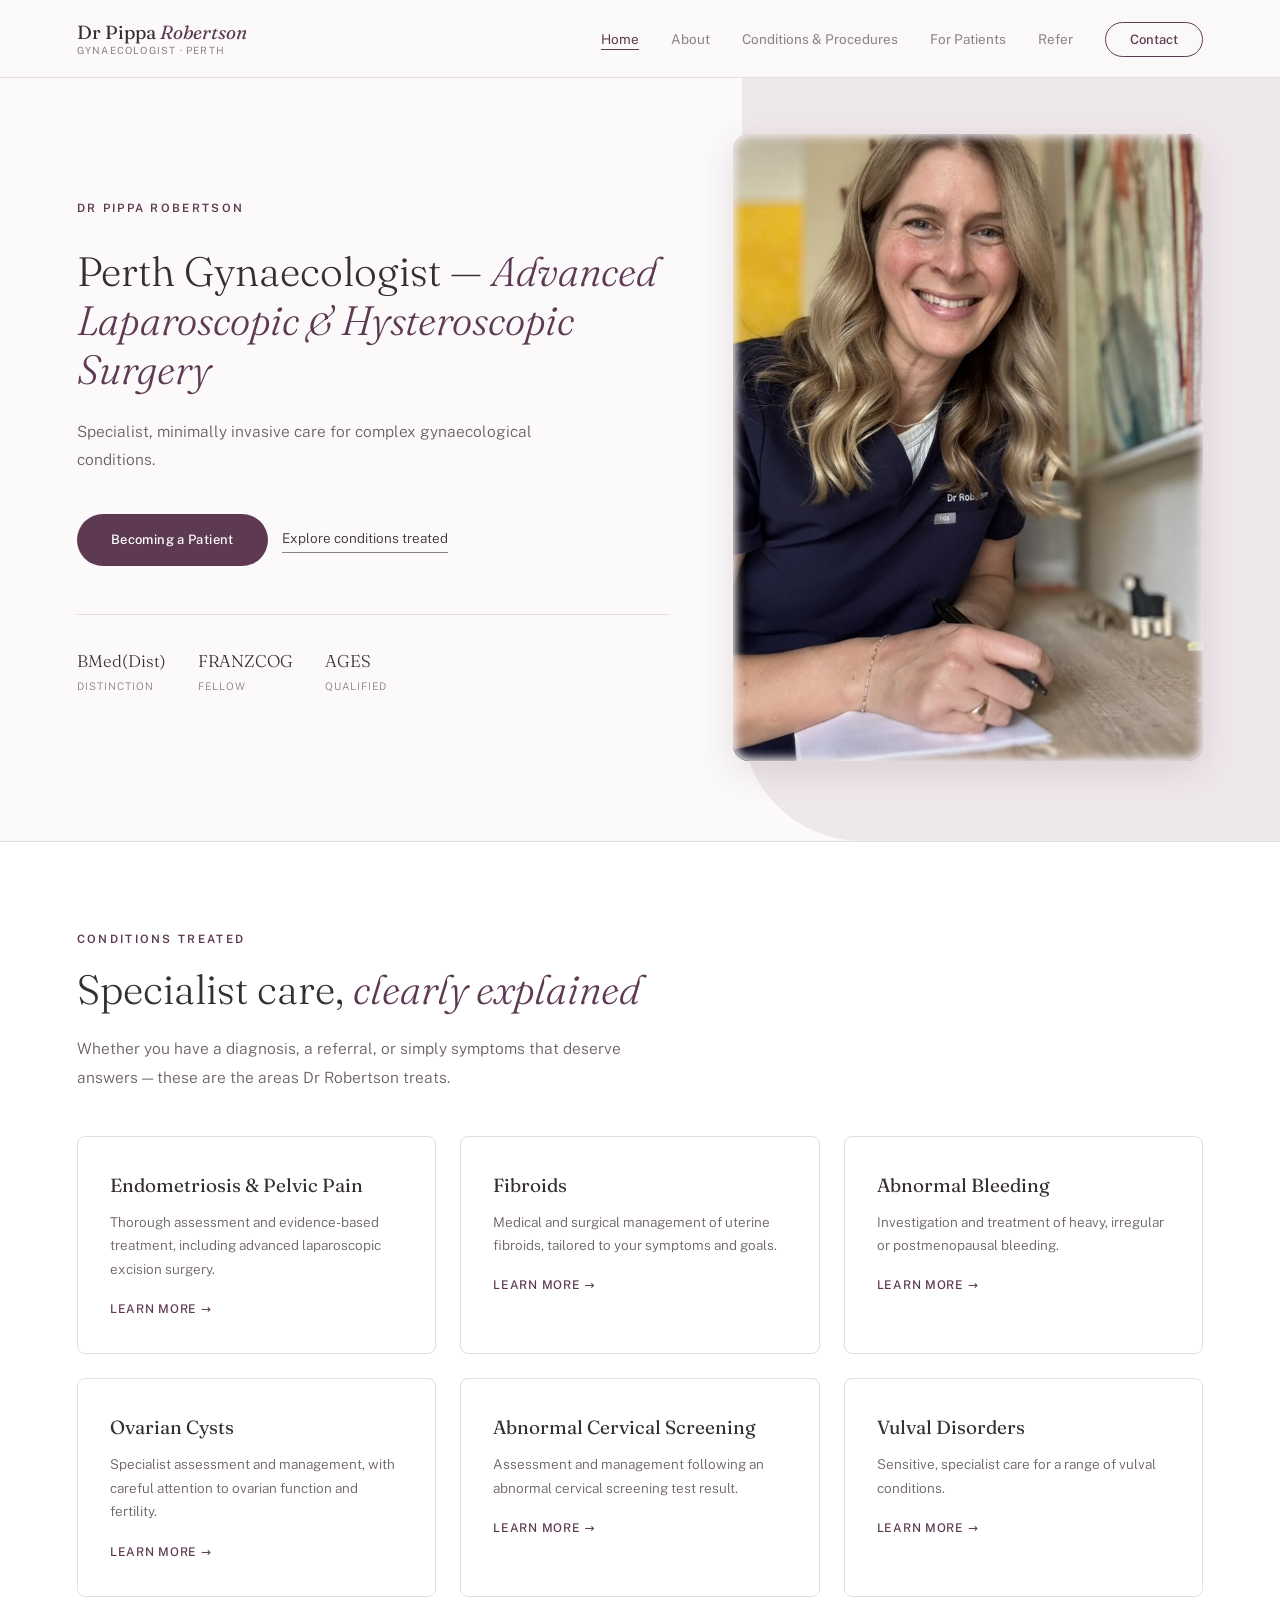
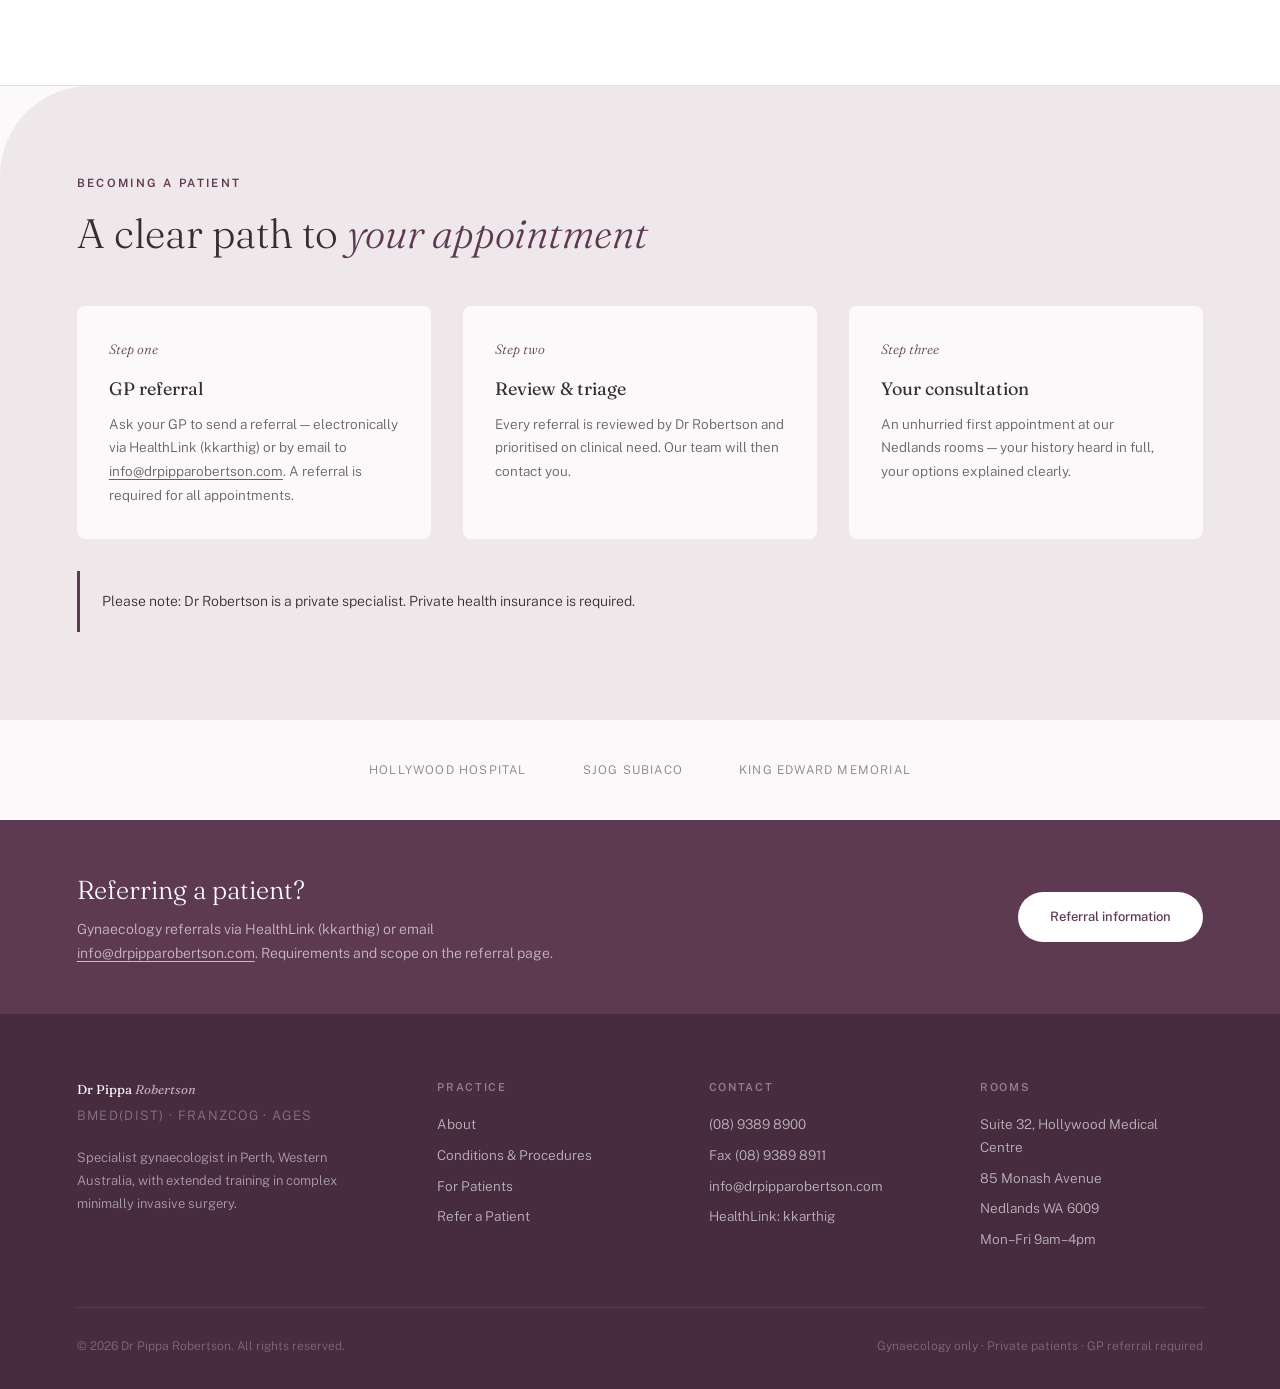
<file: index.html>
<!DOCTYPE html>
<html lang="en">
<head>
<meta charset="UTF-8">
<meta name="viewport" content="width=device-width, initial-scale=1.0">
<title>Dr Pippa Robertson — Gynaecologist, Perth WA</title>
<meta name="description" content="Dr Pippa Robertson is a Perth gynaecologist with extended training in complex minimally invasive surgery, treating endometriosis, fibroids, abnormal bleeding and more.">
<link href="https://fonts.googleapis.com/css2?family=Fraunces:ital,opsz,wght@0,9..144,300;0,9..144,400;0,9..144,500;1,9..144,300;1,9..144,400&family=Public+Sans:wght@300;400;500;600&display=swap" rel="stylesheet">
<link rel="stylesheet" href="styles.css">
<style>
.hero { padding: calc(var(--nav-h) + 3.5rem) 6% 5rem; display: grid; grid-template-columns: 1fr 470px; gap: 4rem; align-items: center; position: relative; overflow: hidden; }
.hero::before { content:''; position: absolute; top: 0; right: 0; bottom: 0; width: 42%; background: var(--blush-grey); border-radius: 0 0 0 120px; z-index: 0; }
.hero-left, .hero-right { position: relative; z-index: 1; min-width: 0; }
.hero-eyebrow { font-size: 11.5px; font-weight: 600; letter-spacing: 0.2em; text-transform: uppercase; color: var(--plum); margin-bottom: 1.75rem; }
.hero h1 { font-family: var(--font-display); font-size: clamp(28px,3.2vw,44px); font-weight: 300; line-height: 1.2; color: var(--charcoal); margin-bottom: 1.5rem; max-width: 620px; overflow-wrap: break-word; }
.hero h1 em { font-style: italic; color: var(--plum); }
.hero-sub { font-size: 15.5px; max-width: 460px; margin-bottom: 2.5rem; line-height: 1.8; }
.hero-btns { display: flex; gap: 14px; align-items: center; flex-wrap: wrap; }
.hero-creds { display: flex; gap: 2rem; margin-top: 3rem; padding-top: 2rem; border-top: 1px solid var(--line); }
.hero-cred { display: flex; flex-direction: column; gap: 2px; }
.hero-cred-val { font-family: var(--font-display); font-size: 17px; color: var(--charcoal); }
.hero-cred-label { font-size: 10.5px; letter-spacing: 0.1em; text-transform: uppercase; color: var(--taupe); }
.hero-photo { position: relative; aspect-ratio: 3/4; background: white; border-radius: 16px; box-shadow: 0 10px 36px rgba(94,58,82,0.14); overflow: hidden; }
.hero-photo::after { content: ''; position: absolute; inset: 0; border-radius: 16px; box-shadow: inset 0 0 10px 3px var(--blush-grey); pointer-events: none; }
.conditions-band { background: var(--white); border-top: 1px solid var(--line); border-bottom: 1px solid var(--line); }
.pathway { background: var(--blush-grey); border-radius: 90px 0 0 0; }
.pathway-steps { display: grid; grid-template-columns: repeat(3,1fr); gap: 2rem; margin-top: 3rem; }
.pw-step { background: var(--paper); border-radius: var(--radius-card); padding: 2rem; }
.pw-num { font-family: var(--font-display); font-style: italic; font-size: 15px; color: var(--plum); margin-bottom: 0.75rem; }
.pw-step h3 { font-family: var(--font-display); font-size: 18px; font-weight: 400; color: var(--charcoal); margin-bottom: 0.5rem; }
.pw-step p { font-size: 13.5px; line-height: 1.75; }
.hosp-strip { display: flex; justify-content: center; gap: 3.5rem; flex-wrap: wrap; padding: 2.5rem 6%; background: var(--paper); }
.hosp-item { font-size: 12px; letter-spacing: 0.1em; text-transform: uppercase; color: var(--taupe); }
.gp-band { background: var(--plum); color: white; display: flex; justify-content: space-between; align-items: center; gap: 2rem; flex-wrap: wrap; padding: 3rem 6%; }
.gp-band h2 { font-family: var(--font-display); font-size: 26px; font-weight: 300; }
.gp-band p { font-size: 14px; color: rgba(255,255,255,0.65); max-width: 480px; margin-top: 6px; }
.gp-band .btn-white { background: white; color: var(--plum); font-size: 13px; font-weight: 500; text-decoration: none; padding: 14px 32px; border-radius: var(--radius-pill); white-space: nowrap; }
@media (max-width: 860px){ .hero{grid-template-columns:1fr;gap:3rem;} .hero::before{width:100%;opacity:0.45;border-radius:0;} .hero-photo{max-width:300px;margin:0 auto;} .hero h1{font-size:clamp(26px,6.5vw,36px);max-width:100%;} .pathway-steps{grid-template-columns:1fr;} .pathway{border-radius:50px 0 0 0;} }
</style>
</head>
<body>
<nav class="site-nav">
  <a class="nav-logo" href="index.html">Dr Pippa <em>Robertson</em><span class="nav-logo-sub">Gynaecologist · Perth</span></a>
  <ul class="nav-links">
    <li><a href="index.html" class="active">Home</a></li><li><a href="about.html">About</a></li><li><a href="procedures.html">Conditions &amp; Procedures</a></li><li><a href="for-patients.html">For Patients</a></li><li><a href="refer.html">Refer</a></li>
    <li><a href="contact.html" class="nav-cta">Contact</a></li>
  </ul>
  <button class="nav-hamburger" id="nav-hamburger" aria-label="Menu" onclick="toggleMenu()"><span></span><span></span><span></span></button>
</nav>
<div class="mobile-nav" id="mobile-nav">
  <a href="index.html" class="active">Home</a><a href="about.html">About</a><a href="procedures.html">Conditions &amp; Procedures</a><a href="for-patients.html">For Patients</a><a href="refer.html">Refer</a>
  <a href="contact.html" class="mobile-cta">Contact</a>
</div>

<div class="hero">
  <div class="hero-left">
    <p class="hero-eyebrow">Dr Pippa Robertson</p>
    <h1>Perth Gynaecologist — <em>Advanced Laparoscopic &amp; Hysteroscopic Surgery</em></h1>
    <p class="hero-sub">Specialist, minimally invasive care for complex gynaecological conditions.</p>
    <div class="hero-btns">
      <a href="for-patients.html" class="btn-primary">Becoming a Patient</a>
      <a href="procedures.html" class="btn-link">Explore conditions treated</a>
    </div>
    <div class="hero-creds">
      <div class="hero-cred"><span class="hero-cred-val">BMed(Dist)</span><span class="hero-cred-label">Distinction</span></div>
      <div class="hero-cred"><span class="hero-cred-val">FRANZCOG</span><span class="hero-cred-label">Fellow</span></div>
      <div class="hero-cred"><span class="hero-cred-val">AGES</span><span class="hero-cred-label">Qualified</span></div>
    </div>
  </div>
  <div class="hero-right">
    <div class="hero-photo">
      <img src="images/pippa-hero.jpg" alt="Dr Pippa Robertson at her desk" style="width:100%;height:100%;object-fit:cover;object-position:center 12%;display:block;transform:scale(1.08);transform-origin:center 30%;">
    </div>
  </div>
</div>

<section class="conditions-band">
  <p class="eyebrow">Conditions Treated</p>
  <h2 class="h2">Specialist care, <em>clearly explained</em></h2>
  <p class="lede" style="margin-bottom:2.75rem">Whether you have a diagnosis, a referral, or simply symptoms that deserve answers — these are the areas Dr Robertson treats.</p>
  <div class="grid-3">
    <a class="card" href="procedures.html#endometriosis"><h3>Endometriosis &amp; Pelvic Pain</h3><p>Thorough assessment and evidence-based treatment, including advanced laparoscopic excision surgery.</p><span class="card-more">Learn more →</span></a>
    <a class="card" href="procedures.html#fibroids"><h3>Fibroids</h3><p>Medical and surgical management of uterine fibroids, tailored to your symptoms and goals.</p><span class="card-more">Learn more →</span></a>
    <a class="card" href="procedures.html#bleeding"><h3>Abnormal Bleeding</h3><p>Investigation and treatment of heavy, irregular or postmenopausal bleeding.</p><span class="card-more">Learn more →</span></a>
    <a class="card" href="procedures.html#cysts"><h3>Ovarian Cysts</h3><p>Specialist assessment and management, with careful attention to ovarian function and fertility.</p><span class="card-more">Learn more →</span></a>
    <a class="card" href="procedures.html#screening"><h3>Abnormal Cervical Screening</h3><p>Assessment and management following an abnormal cervical screening test result.</p><span class="card-more">Learn more →</span></a>
    <a class="card" href="procedures.html#vulval"><h3>Vulval Disorders</h3><p>Sensitive, specialist care for a range of vulval conditions.</p><span class="card-more">Learn more →</span></a>
  </div>
</section>

<section class="pathway">
  <p class="eyebrow">Becoming a Patient</p>
  <h2 class="h2">A clear path to <em>your appointment</em></h2>
  <div class="pathway-steps">
    <div class="pw-step"><p class="pw-num">Step one</p><h3>GP referral</h3><p>Ask your GP to send a referral — electronically via HealthLink (kkarthig) or by email to <a href="mailto:info@drpipparobertson.com" style="color:inherit;text-decoration:underline;text-underline-offset:3px">info@drpipparobertson.com</a>. A referral is required for all appointments.</p></div>
    <div class="pw-step"><p class="pw-num">Step two</p><h3>Review &amp; triage</h3><p>Every referral is reviewed by Dr Robertson and prioritised on clinical need. Our team will then contact you.</p></div>
    <div class="pw-step"><p class="pw-num">Step three</p><h3>Your consultation</h3><p>An unhurried first appointment at our Nedlands rooms — your history heard in full, your options explained clearly.</p></div>
  </div>
  <p style="margin-top:2rem"><span class="note-box" style="display:inline-block">Please note: Dr Robertson is a private specialist. Private health insurance is required.</span></p>
</section>

<div class="hosp-strip">
  <span class="hosp-item">Hollywood Hospital</span>
  <span class="hosp-item">SJOG Subiaco</span>
  <span class="hosp-item">King Edward Memorial</span>
</div>

<div class="gp-band">
  <div>
    <h2>Referring a patient?</h2>
    <p>Gynaecology referrals via HealthLink (kkarthig) or email <a href="mailto:info@drpipparobertson.com" style="color:inherit;text-decoration:underline;text-underline-offset:3px">info@drpipparobertson.com</a>. Requirements and scope on the referral page.</p>
  </div>
  <a class="btn-white" href="refer.html">Referral information</a>
</div>
<footer class="site-footer">
  <div class="footer-grid">
    <div class="footer-brand">
      <p class="footer-brand-name">Dr Pippa <em>Robertson</em></p>
      <p class="footer-brand-cred">BMed(Dist) · FRANZCOG · AGES</p>
      <p>Specialist gynaecologist in Perth, Western Australia, with extended training in complex minimally invasive surgery.</p>
    </div>
    <div class="footer-col">
      <h4>Practice</h4>
      <a href="about.html">About</a>
      <a href="procedures.html">Conditions &amp; Procedures</a>
      <a href="for-patients.html">For Patients</a>
      <a href="refer.html">Refer a Patient</a>
    </div>
    <div class="footer-col">
      <h4>Contact</h4>
      <a href="tel:0893898900">(08) 9389 8900</a>
      <span>Fax (08) 9389 8911</span>
      <a href="mailto:info@drpipparobertson.com">info@drpipparobertson.com</a>
      <span>HealthLink: kkarthig</span>
    </div>
    <div class="footer-col">
      <h4>Rooms</h4>
      <span>Suite 32, Hollywood Medical Centre</span>
      <span>85 Monash Avenue</span>
      <span>Nedlands WA 6009</span>
      <span>Mon–Fri 9am–4pm</span>
    </div>
  </div>
  <div class="footer-bottom">
    <span>© 2026 Dr Pippa Robertson. All rights reserved.</span>
    <span>Gynaecology only · Private patients · GP referral required</span>
  </div>
</footer>
<script>
function toggleMenu(){document.getElementById('nav-hamburger').classList.toggle('open');document.getElementById('mobile-nav').classList.toggle('open');}
</script>
</body>
</html>
</file>
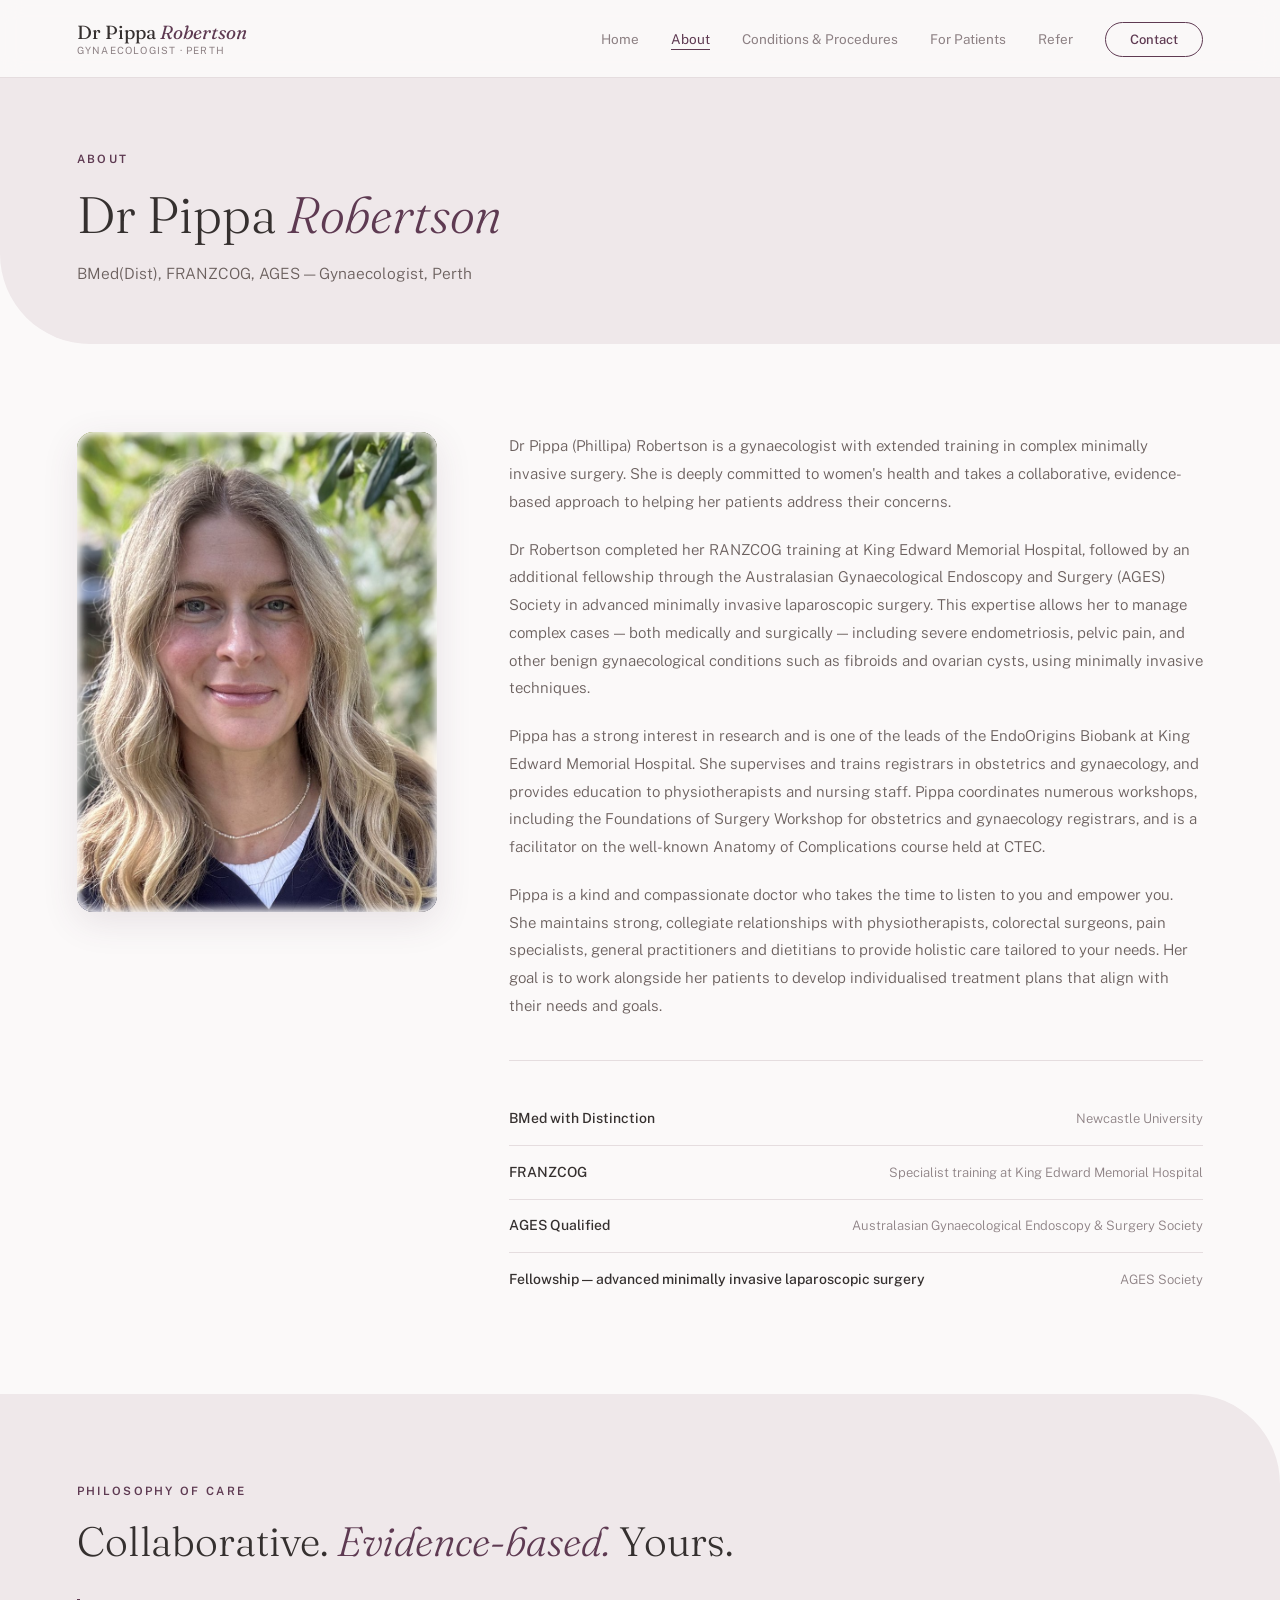
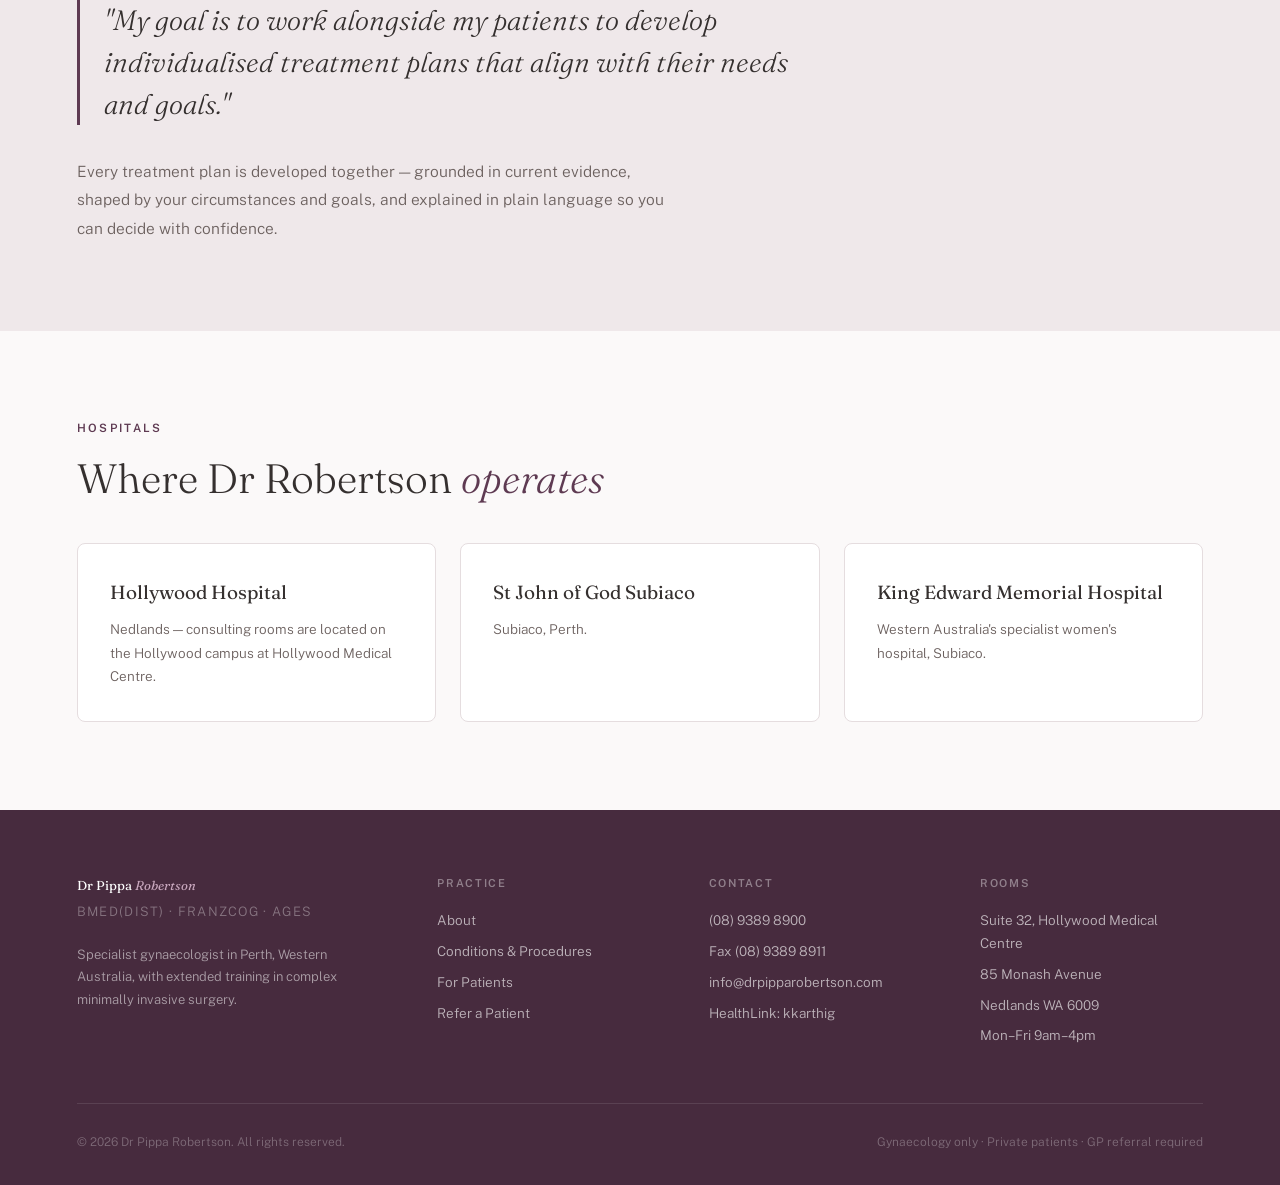
<file: about.html>
<!DOCTYPE html>
<html lang="en">
<head>
<meta charset="UTF-8">
<meta name="viewport" content="width=device-width, initial-scale=1.0">
<title>About — Dr Pippa Robertson, Gynaecologist Perth</title>
<meta name="description" content="About Dr Pippa Robertson — BMed(Dist), FRANZCOG, AGES. Training, qualifications and philosophy of care.">
<link href="https://fonts.googleapis.com/css2?family=Fraunces:ital,opsz,wght@0,9..144,300;0,9..144,400;0,9..144,500;1,9..144,300;1,9..144,400&family=Public+Sans:wght@300;400;500;600&display=swap" rel="stylesheet">
<link rel="stylesheet" href="styles.css">
<style>
.about-grid { display: grid; grid-template-columns: 360px 1fr; gap: 4.5rem; align-items: start; }
.about-photo { position: sticky; top: calc(var(--nav-h) + 2rem); aspect-ratio: 3/4; background: white; border-radius: 16px; box-shadow: 0 10px 36px rgba(94,58,82,0.12); overflow: hidden; }
.about-photo::after { content: ''; position: absolute; inset: 0; border-radius: 16px; box-shadow: inset 0 0 10px 3px var(--paper); pointer-events: none; }
.bio p { font-size: 15px; line-height: 1.85; margin-bottom: 1.25rem; }
.quals { margin-top: 2.5rem; border-top: 1px solid var(--line); padding-top: 2rem; }
.qual-row { display: flex; justify-content: space-between; gap: 1.5rem; padding: 0.9rem 0; border-bottom: 1px solid var(--line); align-items: baseline; }
.qual-row:last-child { border-bottom: none; }
.qual-name { font-size: 14px; font-weight: 500; color: var(--charcoal); }
.qual-detail { font-size: 13px; color: var(--taupe); text-align: right; }
.philosophy { background: var(--blush-grey); border-radius: 0 90px 0 0; }
.phil-quote { font-family: var(--font-display); font-style: italic; font-size: clamp(20px,2.4vw,28px); font-weight: 300; line-height: 1.5; color: var(--charcoal); max-width: 720px; padding-left: 1.5rem; border-left: 3px solid var(--plum); margin: 2rem 0; }
.hosp-cards { margin-top: 2.5rem; }
@media (max-width: 900px){ .about-grid{grid-template-columns:1fr;} .about-photo{position:static;max-width:300px;} .philosophy{border-radius:0 50px 0 0;} }
</style>
</head>
<body>
<nav class="site-nav">
  <a class="nav-logo" href="index.html">Dr Pippa <em>Robertson</em><span class="nav-logo-sub">Gynaecologist · Perth</span></a>
  <ul class="nav-links">
    <li><a href="index.html">Home</a></li><li><a href="about.html" class="active">About</a></li><li><a href="procedures.html">Conditions &amp; Procedures</a></li><li><a href="for-patients.html">For Patients</a></li><li><a href="refer.html">Refer</a></li>
    <li><a href="contact.html" class="nav-cta">Contact</a></li>
  </ul>
  <button class="nav-hamburger" id="nav-hamburger" aria-label="Menu" onclick="toggleMenu()"><span></span><span></span><span></span></button>
</nav>
<div class="mobile-nav" id="mobile-nav">
  <a href="index.html">Home</a><a href="about.html" class="active">About</a><a href="procedures.html">Conditions &amp; Procedures</a><a href="for-patients.html">For Patients</a><a href="refer.html">Refer</a>
  <a href="contact.html" class="mobile-cta">Contact</a>
</div>

<div class="page-header">
  <p class="page-header-eyebrow">About</p>
  <h1>Dr Pippa <em>Robertson</em></h1>
  <p class="page-header-sub">BMed(Dist), FRANZCOG, AGES — Gynaecologist, Perth</p>
</div>

<section>
  <div class="about-grid">
    <div class="about-photo">
      <img src="images/pippa-about.jpg" alt="Dr Pippa Robertson, Gynaecologist" style="width:100%;height:100%;object-fit:cover;object-position:center 20%;display:block;">
    </div>
    <div>
      <div class="bio">
        <p>Dr Pippa (Phillipa) Robertson is a gynaecologist with extended training in complex minimally invasive surgery. She is deeply committed to women's health and takes a collaborative, evidence-based approach to helping her patients address their concerns.</p>
        <p>Dr Robertson completed her RANZCOG training at King Edward Memorial Hospital, followed by an additional fellowship through the Australasian Gynaecological Endoscopy and Surgery (AGES) Society in advanced minimally invasive laparoscopic surgery. This expertise allows her to manage complex cases — both medically and surgically — including severe endometriosis, pelvic pain, and other benign gynaecological conditions such as fibroids and ovarian cysts, using minimally invasive techniques.</p>
        <p>Pippa has a strong interest in research and is one of the leads of the EndoOrigins Biobank at King Edward Memorial Hospital. She supervises and trains registrars in obstetrics and gynaecology, and provides education to physiotherapists and nursing staff. Pippa coordinates numerous workshops, including the Foundations of Surgery Workshop for obstetrics and gynaecology registrars, and is a facilitator on the well-known Anatomy of Complications course held at CTEC.</p>
        <p>Pippa is a kind and compassionate doctor who takes the time to listen to you and empower you. She maintains strong, collegiate relationships with physiotherapists, colorectal surgeons, pain specialists, general practitioners and dietitians to provide holistic care tailored to your needs. Her goal is to work alongside her patients to develop individualised treatment plans that align with their needs and goals.</p>
      </div>
      <div class="quals">
        <div class="qual-row"><span class="qual-name">BMed with Distinction</span><span class="qual-detail">Newcastle University</span></div>
        <div class="qual-row"><span class="qual-name">FRANZCOG</span><span class="qual-detail">Specialist training at King Edward Memorial Hospital</span></div>
        <div class="qual-row"><span class="qual-name">AGES Qualified</span><span class="qual-detail">Australasian Gynaecological Endoscopy &amp; Surgery Society</span></div>
        <div class="qual-row"><span class="qual-name">Fellowship — advanced minimally invasive laparoscopic surgery</span><span class="qual-detail">AGES Society</span></div>
      </div>
    </div>
  </div>
</section>

<section class="philosophy">
  <p class="eyebrow">Philosophy of Care</p>
  <h2 class="h2">Collaborative. <em>Evidence-based.</em> Yours.</h2>
  <p class="phil-quote">"My goal is to work alongside my patients to develop individualised treatment plans that align with their needs and goals."</p>
  <p class="lede">Every treatment plan is developed together — grounded in current evidence, shaped by your circumstances and goals, and explained in plain language so you can decide with confidence.</p>
</section>

<section>
  <p class="eyebrow">Hospitals</p>
  <h2 class="h2">Where Dr Robertson <em>operates</em></h2>
  <div class="grid-3 hosp-cards">
    <div class="card"><h3>Hollywood Hospital</h3><p>Nedlands — consulting rooms are located on the Hollywood campus at Hollywood Medical Centre.</p></div>
    <div class="card"><h3>St John of God Subiaco</h3><p>Subiaco, Perth.</p></div>
    <div class="card"><h3>King Edward Memorial Hospital</h3><p>Western Australia's specialist women's hospital, Subiaco.</p></div>
  </div>
</section>
<footer class="site-footer">
  <div class="footer-grid">
    <div class="footer-brand">
      <p class="footer-brand-name">Dr Pippa <em>Robertson</em></p>
      <p class="footer-brand-cred">BMed(Dist) · FRANZCOG · AGES</p>
      <p>Specialist gynaecologist in Perth, Western Australia, with extended training in complex minimally invasive surgery.</p>
    </div>
    <div class="footer-col">
      <h4>Practice</h4>
      <a href="about.html">About</a>
      <a href="procedures.html">Conditions &amp; Procedures</a>
      <a href="for-patients.html">For Patients</a>
      <a href="refer.html">Refer a Patient</a>
    </div>
    <div class="footer-col">
      <h4>Contact</h4>
      <a href="tel:0893898900">(08) 9389 8900</a>
      <span>Fax (08) 9389 8911</span>
      <a href="mailto:info@drpipparobertson.com">info@drpipparobertson.com</a>
      <span>HealthLink: kkarthig</span>
    </div>
    <div class="footer-col">
      <h4>Rooms</h4>
      <span>Suite 32, Hollywood Medical Centre</span>
      <span>85 Monash Avenue</span>
      <span>Nedlands WA 6009</span>
      <span>Mon–Fri 9am–4pm</span>
    </div>
  </div>
  <div class="footer-bottom">
    <span>© 2026 Dr Pippa Robertson. All rights reserved.</span>
    <span>Gynaecology only · Private patients · GP referral required</span>
  </div>
</footer>
<script>
function toggleMenu(){document.getElementById('nav-hamburger').classList.toggle('open');document.getElementById('mobile-nav').classList.toggle('open');}
</script>
</body>
</html>
</file>
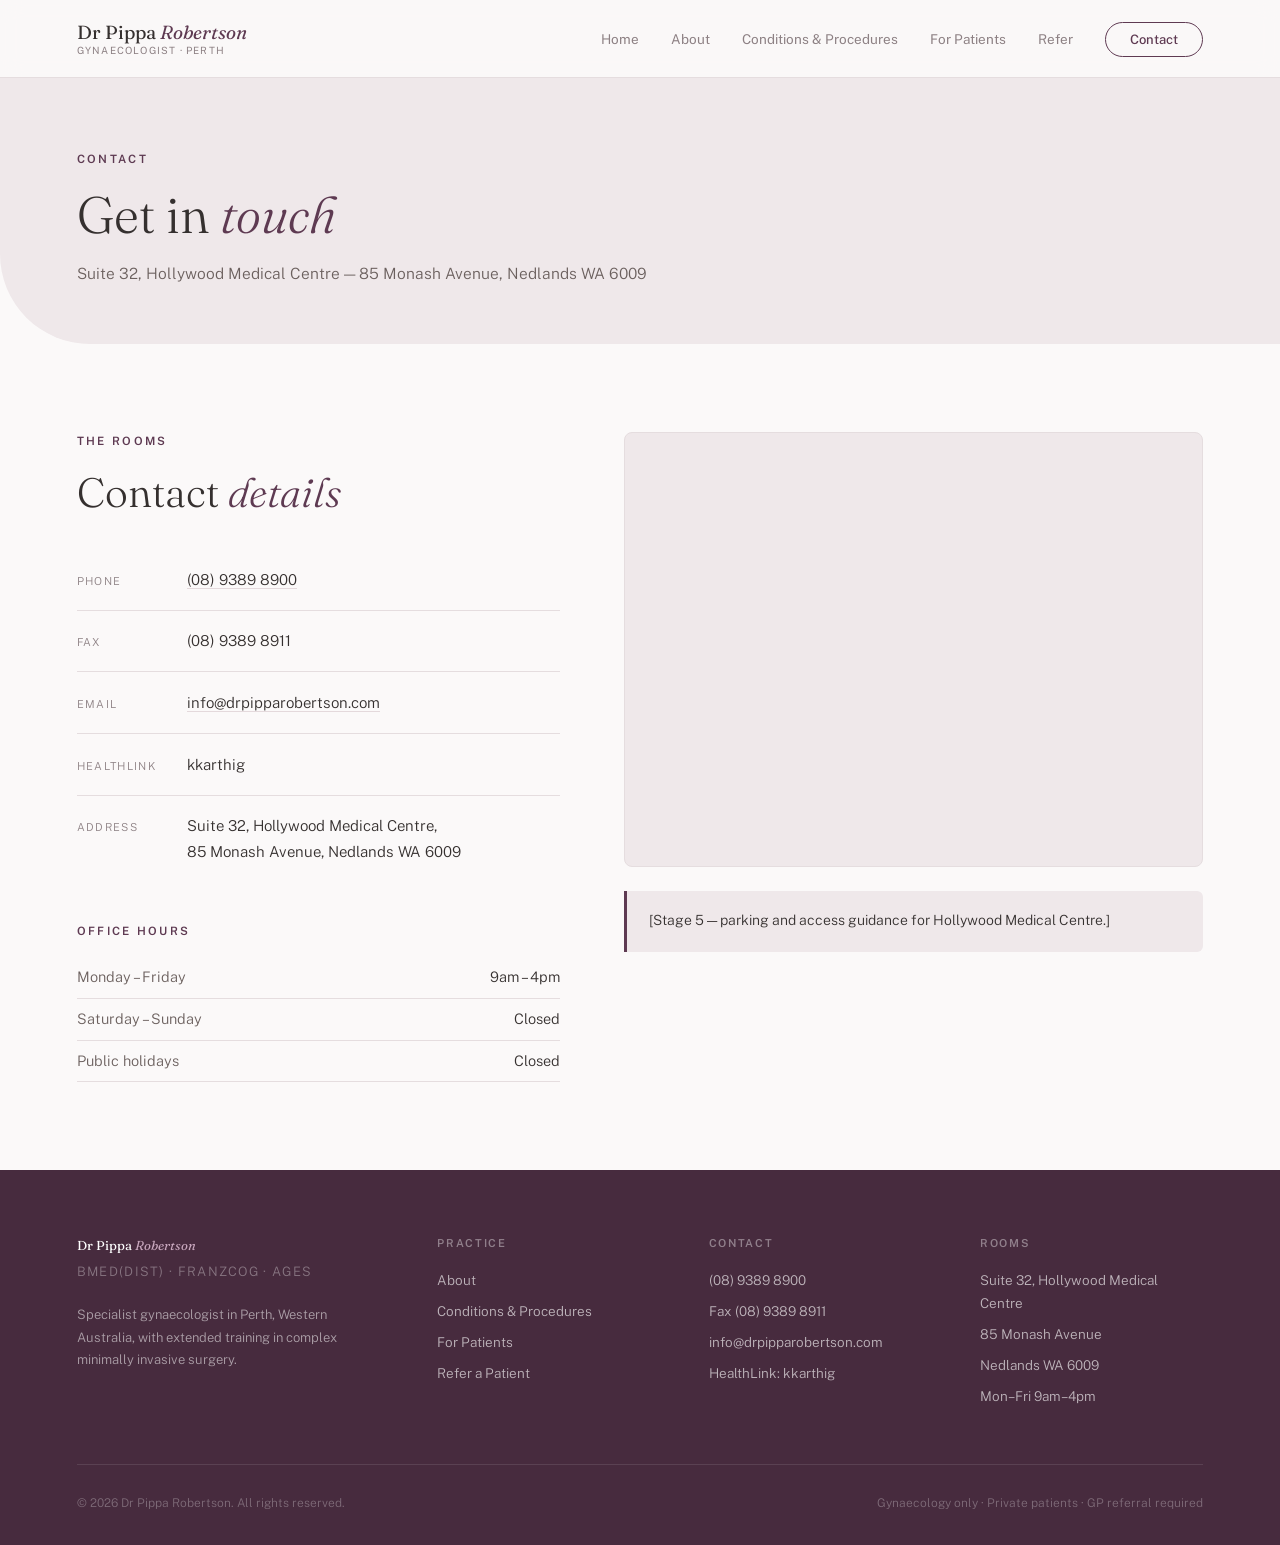
<file: contact.html>
<!DOCTYPE html>
<html lang="en">
<head>
<meta charset="UTF-8">
<meta name="viewport" content="width=device-width, initial-scale=1.0">
<title>Contact — Dr Pippa Robertson</title>
<meta name="description" content="Contact Dr Pippa Robertson's rooms: Suite 32, Hollywood Medical Centre, 85 Monash Avenue, Nedlands WA. Phone (08) 9389 8900.">
<link href="https://fonts.googleapis.com/css2?family=Fraunces:ital,opsz,wght@0,9..144,300;0,9..144,400;0,9..144,500;1,9..144,300;1,9..144,400&family=Public+Sans:wght@300;400;500;600&display=swap" rel="stylesheet">
<link rel="stylesheet" href="styles.css">
<style>
.contact-grid { display: grid; grid-template-columns: 1fr 1.2fr; gap: 4rem; align-items: start; }
.contact-rows { margin-top: 2rem; }
.c-row { display: flex; gap: 1.25rem; padding: 1.1rem 0; border-bottom: 1px solid var(--line); align-items: baseline; }
.c-row:last-child { border-bottom: none; }
.c-label { font-size: 11px; letter-spacing: 0.12em; text-transform: uppercase; color: var(--taupe); min-width: 90px; }
.c-val { font-size: 15px; color: var(--charcoal); }
.c-val a { color: var(--charcoal); text-decoration: none; border-bottom: 1px solid var(--blush-deep); }
.c-val a:hover { color: var(--plum); border-color: var(--plum); }
.map-frame { border-radius: var(--radius-card); overflow: hidden; border: 1px solid var(--line); aspect-ratio: 4/3; background: var(--blush-grey); }
.map-frame iframe { width: 100%; height: 100%; border: 0; display: block; }
.hours-table { width: 100%; margin-top: 1rem; border-collapse: collapse; }
.hours-table td { padding: 8px 0; font-size: 14.5px; border-bottom: 1px solid var(--line); }
.hours-table td:last-child { text-align: right; color: var(--charcoal); }
@media (max-width: 860px){ .contact-grid{grid-template-columns:1fr;} }
</style>
</head>
<body>
<nav class="site-nav">
  <a class="nav-logo" href="index.html">Dr Pippa <em>Robertson</em><span class="nav-logo-sub">Gynaecologist · Perth</span></a>
  <ul class="nav-links">
    <li><a href="index.html">Home</a></li><li><a href="about.html">About</a></li><li><a href="procedures.html">Conditions &amp; Procedures</a></li><li><a href="for-patients.html">For Patients</a></li><li><a href="refer.html">Refer</a></li>
    <li><a href="contact.html" class="nav-cta">Contact</a></li>
  </ul>
  <button class="nav-hamburger" id="nav-hamburger" aria-label="Menu" onclick="toggleMenu()"><span></span><span></span><span></span></button>
</nav>
<div class="mobile-nav" id="mobile-nav">
  <a href="index.html">Home</a><a href="about.html">About</a><a href="procedures.html">Conditions &amp; Procedures</a><a href="for-patients.html">For Patients</a><a href="refer.html">Refer</a>
  <a href="contact.html" class="mobile-cta">Contact</a>
</div>

<div class="page-header">
  <p class="page-header-eyebrow">Contact</p>
  <h1>Get in <em>touch</em></h1>
  <p class="page-header-sub">Suite 32, Hollywood Medical Centre — 85 Monash Avenue, Nedlands WA 6009</p>
</div>

<section>
  <div class="contact-grid">
    <div>
      <p class="eyebrow">The Rooms</p>
      <h2 class="h2">Contact <em>details</em></h2>
      <div class="contact-rows">
        <div class="c-row"><span class="c-label">Phone</span><span class="c-val"><a href="tel:0893898900">(08) 9389 8900</a></span></div>
        <div class="c-row"><span class="c-label">Fax</span><span class="c-val">(08) 9389 8911</span></div>
        <div class="c-row"><span class="c-label">Email</span><span class="c-val"><a href="mailto:info@drpipparobertson.com">info@drpipparobertson.com</a></span></div>
        <div class="c-row"><span class="c-label">HealthLink</span><span class="c-val">kkarthig</span></div>
        <div class="c-row"><span class="c-label">Address</span><span class="c-val">Suite 32, Hollywood Medical Centre,<br>85 Monash Avenue, Nedlands WA 6009</span></div>
      </div>
      <p class="eyebrow" style="margin-top:2.5rem">Office Hours</p>
      <table class="hours-table">
        <tr><td>Monday – Friday</td><td>9am – 4pm</td></tr>
        <tr><td>Saturday – Sunday</td><td>Closed</td></tr>
        <tr><td>Public holidays</td><td>Closed</td></tr>
      </table>
    </div>
    <div>
      <div class="map-frame">
        <iframe src="https://www.google.com/maps?q=85+Monash+Avenue,+Nedlands+WA+6009&output=embed" loading="lazy" referrerpolicy="no-referrer-when-downgrade" title="Map — Hollywood Medical Centre, 85 Monash Avenue, Nedlands"></iframe>
      </div>
      <div class="note-box" style="margin-top:1.5rem">[Stage 5 — parking and access guidance for Hollywood Medical Centre.]</div>
    </div>
  </div>
</section>
<footer class="site-footer">
  <div class="footer-grid">
    <div class="footer-brand">
      <p class="footer-brand-name">Dr Pippa <em>Robertson</em></p>
      <p class="footer-brand-cred">BMed(Dist) · FRANZCOG · AGES</p>
      <p>Specialist gynaecologist in Perth, Western Australia, with extended training in complex minimally invasive surgery.</p>
    </div>
    <div class="footer-col">
      <h4>Practice</h4>
      <a href="about.html">About</a>
      <a href="procedures.html">Conditions &amp; Procedures</a>
      <a href="for-patients.html">For Patients</a>
      <a href="refer.html">Refer a Patient</a>
    </div>
    <div class="footer-col">
      <h4>Contact</h4>
      <a href="tel:0893898900">(08) 9389 8900</a>
      <span>Fax (08) 9389 8911</span>
      <a href="mailto:info@drpipparobertson.com">info@drpipparobertson.com</a>
      <span>HealthLink: kkarthig</span>
    </div>
    <div class="footer-col">
      <h4>Rooms</h4>
      <span>Suite 32, Hollywood Medical Centre</span>
      <span>85 Monash Avenue</span>
      <span>Nedlands WA 6009</span>
      <span>Mon–Fri 9am–4pm</span>
    </div>
  </div>
  <div class="footer-bottom">
    <span>© 2026 Dr Pippa Robertson. All rights reserved.</span>
    <span>Gynaecology only · Private patients · GP referral required</span>
  </div>
</footer>
<script>
function toggleMenu(){document.getElementById('nav-hamburger').classList.toggle('open');document.getElementById('mobile-nav').classList.toggle('open');}
</script>
</body>
</html>
</file>
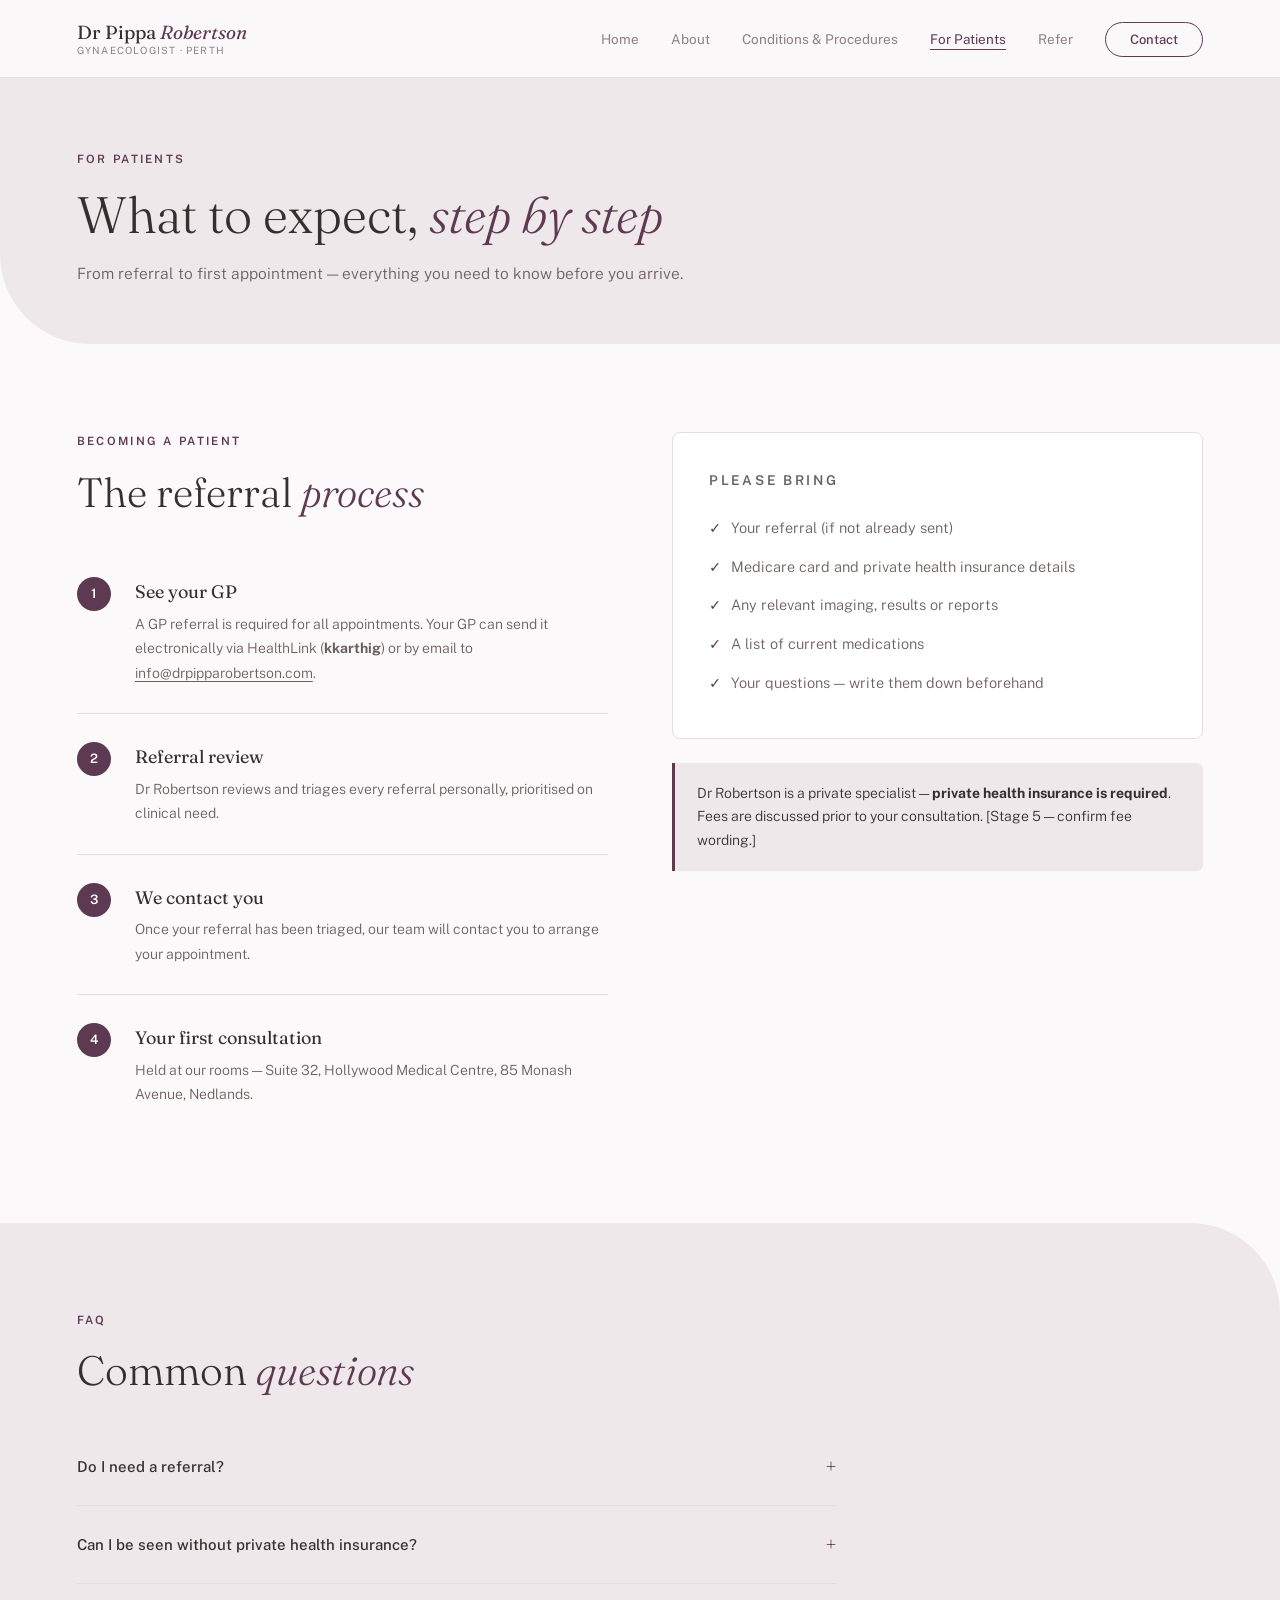
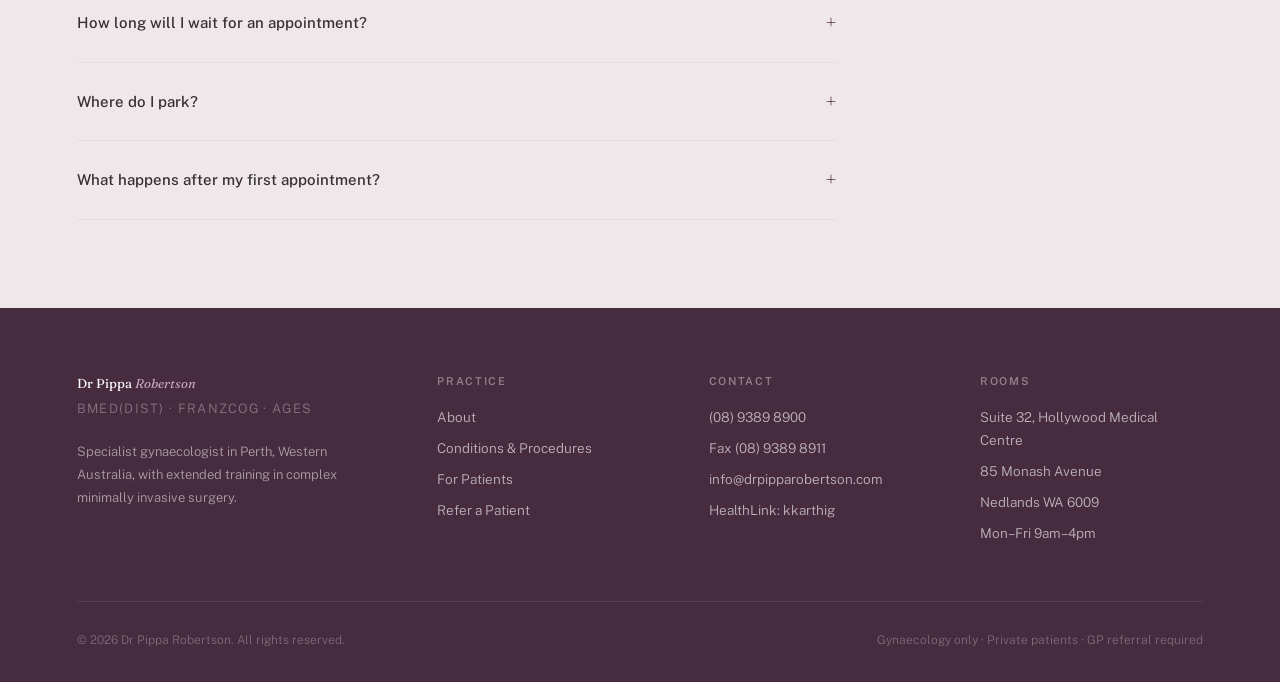
<file: for-patients.html>
<!DOCTYPE html>
<html lang="en">
<head>
<meta charset="UTF-8">
<meta name="viewport" content="width=device-width, initial-scale=1.0">
<title>For Patients — Dr Pippa Robertson</title>
<meta name="description" content="Becoming a patient of Dr Pippa Robertson: referral process, what to bring, insurance requirements and FAQ.">
<link href="https://fonts.googleapis.com/css2?family=Fraunces:ital,opsz,wght@0,9..144,300;0,9..144,400;0,9..144,500;1,9..144,300;1,9..144,400&family=Public+Sans:wght@300;400;500;600&display=swap" rel="stylesheet">
<link rel="stylesheet" href="styles.css">
<style>
.fp-steps { counter-reset: step; margin-top: 2rem; }
.fp-step { display: flex; gap: 1.5rem; padding: 1.75rem 0; border-bottom: 1px solid var(--line); }
.fp-step:last-child { border-bottom: none; }
.fp-num { width: 34px; height: 34px; border-radius: 50%; background: var(--plum); color: white; display: flex; align-items: center; justify-content: center; font-size: 13px; font-weight: 600; flex-shrink: 0; }
.fp-step h3 { font-family: var(--font-display); font-size: 18px; font-weight: 400; color: var(--charcoal); margin-bottom: 4px; }
.fp-step p { font-size: 14px; line-height: 1.75; }
.faq-item { border-bottom: 1px solid var(--line); }
.faq-item summary { padding: 1.25rem 0; font-size: 15px; font-weight: 500; color: var(--charcoal); cursor: pointer; list-style: none; display: flex; justify-content: space-between; align-items: center; }
.faq-item summary::after { content: '+'; font-family: var(--font-display); font-size: 22px; color: var(--plum); font-weight: 300; }
.faq-item[open] summary::after { content: '–'; }
.faq-item p { padding: 0 0 1.25rem; font-size: 14px; line-height: 1.8; max-width: 680px; }
.checklist { list-style: none; margin-top: 1rem; }
.checklist li { display: flex; gap: 10px; align-items: baseline; font-size: 14.5px; padding: 7px 0; }
.checklist li::before { content: '✓'; color: var(--plum); font-weight: 600; }
</style>
</head>
<body>
<nav class="site-nav">
  <a class="nav-logo" href="index.html">Dr Pippa <em>Robertson</em><span class="nav-logo-sub">Gynaecologist · Perth</span></a>
  <ul class="nav-links">
    <li><a href="index.html">Home</a></li><li><a href="about.html">About</a></li><li><a href="procedures.html">Conditions &amp; Procedures</a></li><li><a href="for-patients.html" class="active">For Patients</a></li><li><a href="refer.html">Refer</a></li>
    <li><a href="contact.html" class="nav-cta">Contact</a></li>
  </ul>
  <button class="nav-hamburger" id="nav-hamburger" aria-label="Menu" onclick="toggleMenu()"><span></span><span></span><span></span></button>
</nav>
<div class="mobile-nav" id="mobile-nav">
  <a href="index.html">Home</a><a href="about.html">About</a><a href="procedures.html">Conditions &amp; Procedures</a><a href="for-patients.html" class="active">For Patients</a><a href="refer.html">Refer</a>
  <a href="contact.html" class="mobile-cta">Contact</a>
</div>

<div class="page-header">
  <p class="page-header-eyebrow">For Patients</p>
  <h1>What to expect, <em>step by step</em></h1>
  <p class="page-header-sub">From referral to first appointment — everything you need to know before you arrive.</p>
</div>

<section>
  <div class="grid-2" style="gap:4rem;align-items:start">
    <div>
      <p class="eyebrow">Becoming a Patient</p>
      <h2 class="h2">The referral <em>process</em></h2>
      <div class="fp-steps">
        <div class="fp-step"><div class="fp-num">1</div><div><h3>See your GP</h3><p>A GP referral is required for all appointments. Your GP can send it electronically via HealthLink (<strong>kkarthig</strong>) or by email to <a href="mailto:info@drpipparobertson.com" style="color:inherit;text-decoration:underline;text-underline-offset:3px">info@drpipparobertson.com</a>.</p></div></div>
        <div class="fp-step"><div class="fp-num">2</div><div><h3>Referral review</h3><p>Dr Robertson reviews and triages every referral personally, prioritised on clinical need.</p></div></div>
        <div class="fp-step"><div class="fp-num">3</div><div><h3>We contact you</h3><p>Once your referral has been triaged, our team will contact you to arrange your appointment.</p></div></div>
        <div class="fp-step"><div class="fp-num">4</div><div><h3>Your first consultation</h3><p>Held at our rooms — Suite 32, Hollywood Medical Centre, 85 Monash Avenue, Nedlands.</p></div></div>
      </div>
    </div>
    <div>
      <div class="card" style="padding:2.25rem">
        <p class="eyebrow" style="margin-bottom:0.75rem">Please bring</p>
        <ul class="checklist">
          <li>Your referral (if not already sent)</li>
          <li>Medicare card and private health insurance details</li>
          <li>Any relevant imaging, results or reports</li>
          <li>A list of current medications</li>
          <li>Your questions — write them down beforehand</li>
        </ul>
      </div>
      <div class="note-box" style="margin-top:1.5rem">Dr Robertson is a private specialist — <strong>private health insurance is required</strong>. Fees are discussed prior to your consultation. [Stage 5 — confirm fee wording.]</div>
    </div>
  </div>
</section>

<section style="background:var(--blush-grey);border-radius:0 90px 0 0">
  <p class="eyebrow">FAQ</p>
  <h2 class="h2">Common <em>questions</em></h2>
  <div style="margin-top:2rem;max-width:760px">
    <details class="faq-item"><summary>Do I need a referral?</summary><p>Yes — a current GP referral is required for all appointments, both for Medicare purposes and so Dr Robertson can review your history before you attend.</p></details>
    <details class="faq-item"><summary>Can I be seen without private health insurance?</summary><p>Dr Robertson consults privately and private health insurance is required. Your GP can discuss public system options with you if this isn't possible.</p></details>
    <details class="faq-item"><summary>How long will I wait for an appointment?</summary><p>Referrals are triaged on clinical need, so waiting times vary. Our team will give you an indication when we contact you. [Stage 5 — confirm wording.]</p></details>
    <details class="faq-item"><summary>Where do I park?</summary><p>[Stage 5 — parking guidance for Hollywood Medical Centre / Monash Avenue.]</p></details>
    <details class="faq-item"><summary>What happens after my first appointment?</summary><p>That depends entirely on your situation — it may involve investigations, a treatment plan, or scheduling a procedure. Every next step is discussed with you before it's taken.</p></details>
  </div>
</section>
<footer class="site-footer">
  <div class="footer-grid">
    <div class="footer-brand">
      <p class="footer-brand-name">Dr Pippa <em>Robertson</em></p>
      <p class="footer-brand-cred">BMed(Dist) · FRANZCOG · AGES</p>
      <p>Specialist gynaecologist in Perth, Western Australia, with extended training in complex minimally invasive surgery.</p>
    </div>
    <div class="footer-col">
      <h4>Practice</h4>
      <a href="about.html">About</a>
      <a href="procedures.html">Conditions &amp; Procedures</a>
      <a href="for-patients.html">For Patients</a>
      <a href="refer.html">Refer a Patient</a>
    </div>
    <div class="footer-col">
      <h4>Contact</h4>
      <a href="tel:0893898900">(08) 9389 8900</a>
      <span>Fax (08) 9389 8911</span>
      <a href="mailto:info@drpipparobertson.com">info@drpipparobertson.com</a>
      <span>HealthLink: kkarthig</span>
    </div>
    <div class="footer-col">
      <h4>Rooms</h4>
      <span>Suite 32, Hollywood Medical Centre</span>
      <span>85 Monash Avenue</span>
      <span>Nedlands WA 6009</span>
      <span>Mon–Fri 9am–4pm</span>
    </div>
  </div>
  <div class="footer-bottom">
    <span>© 2026 Dr Pippa Robertson. All rights reserved.</span>
    <span>Gynaecology only · Private patients · GP referral required</span>
  </div>
</footer>
<script>
function toggleMenu(){document.getElementById('nav-hamburger').classList.toggle('open');document.getElementById('mobile-nav').classList.toggle('open');}
</script>
</body>
</html>
</file>
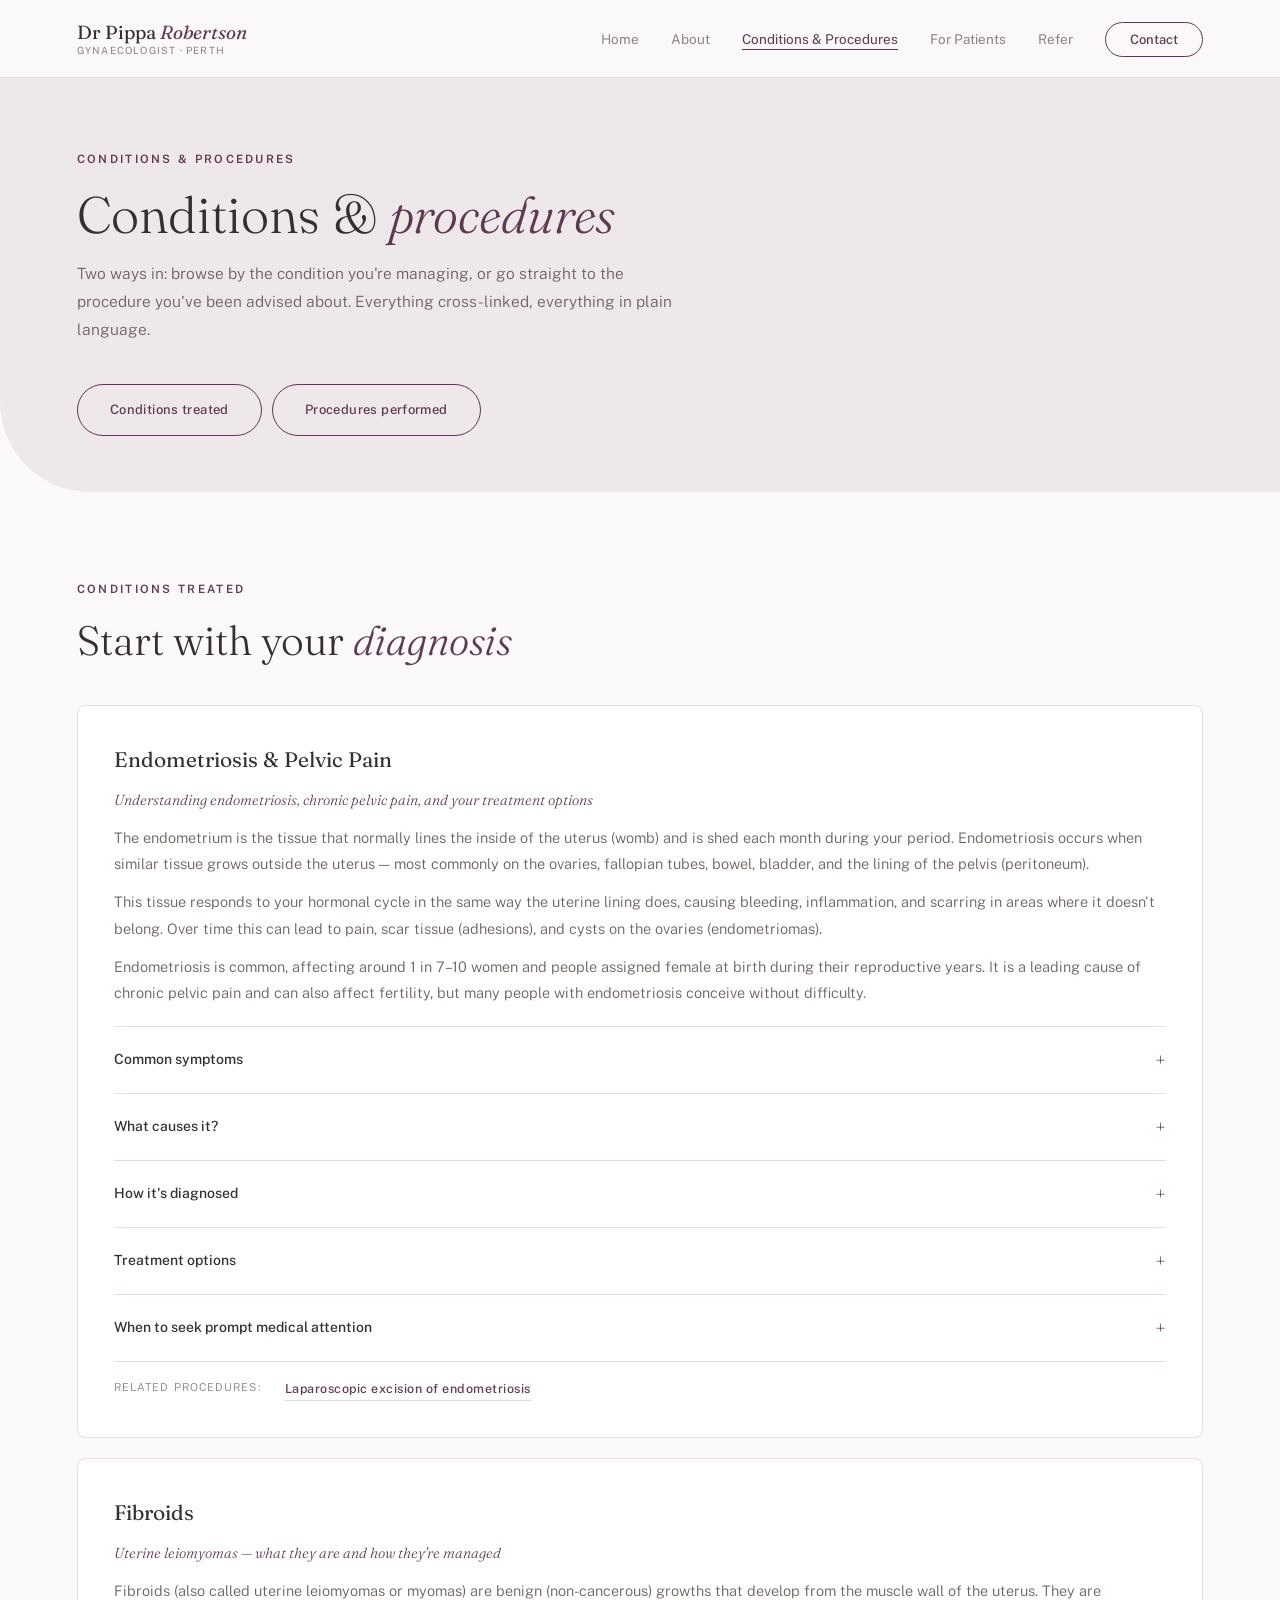
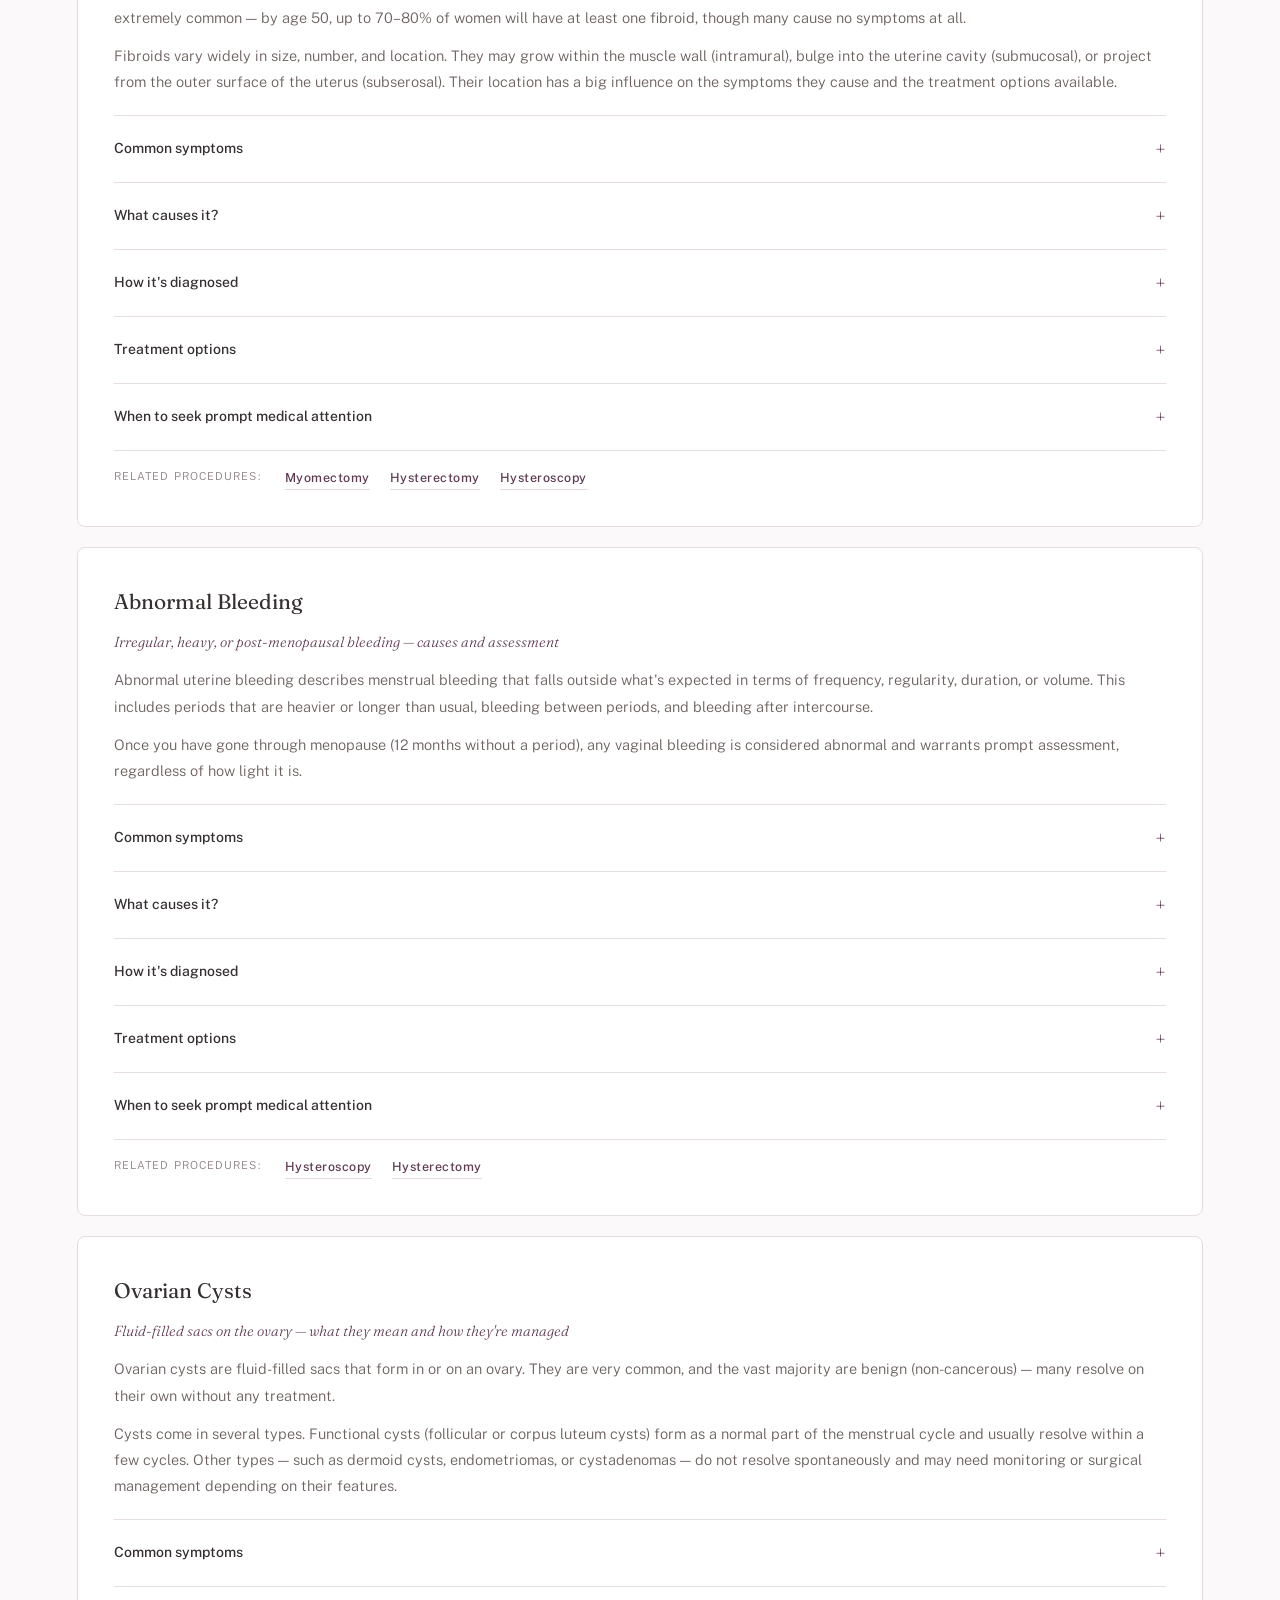
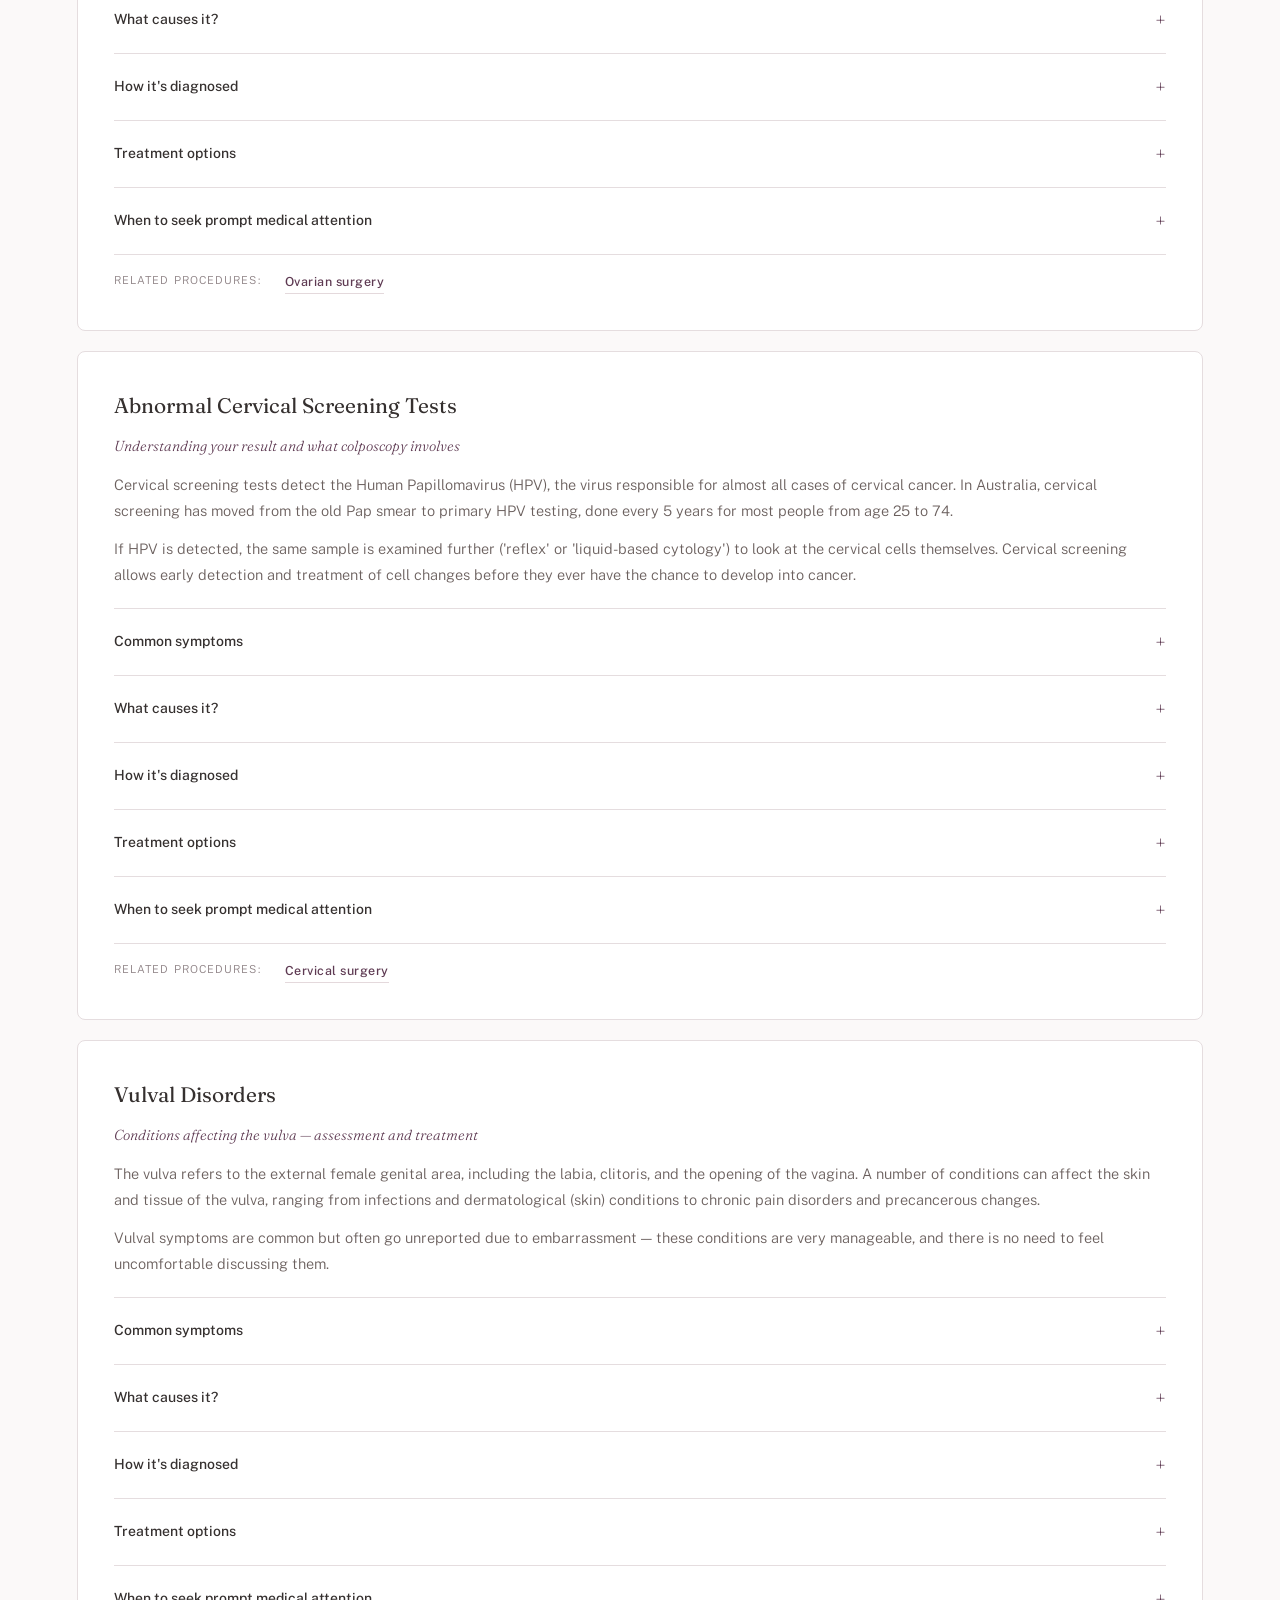
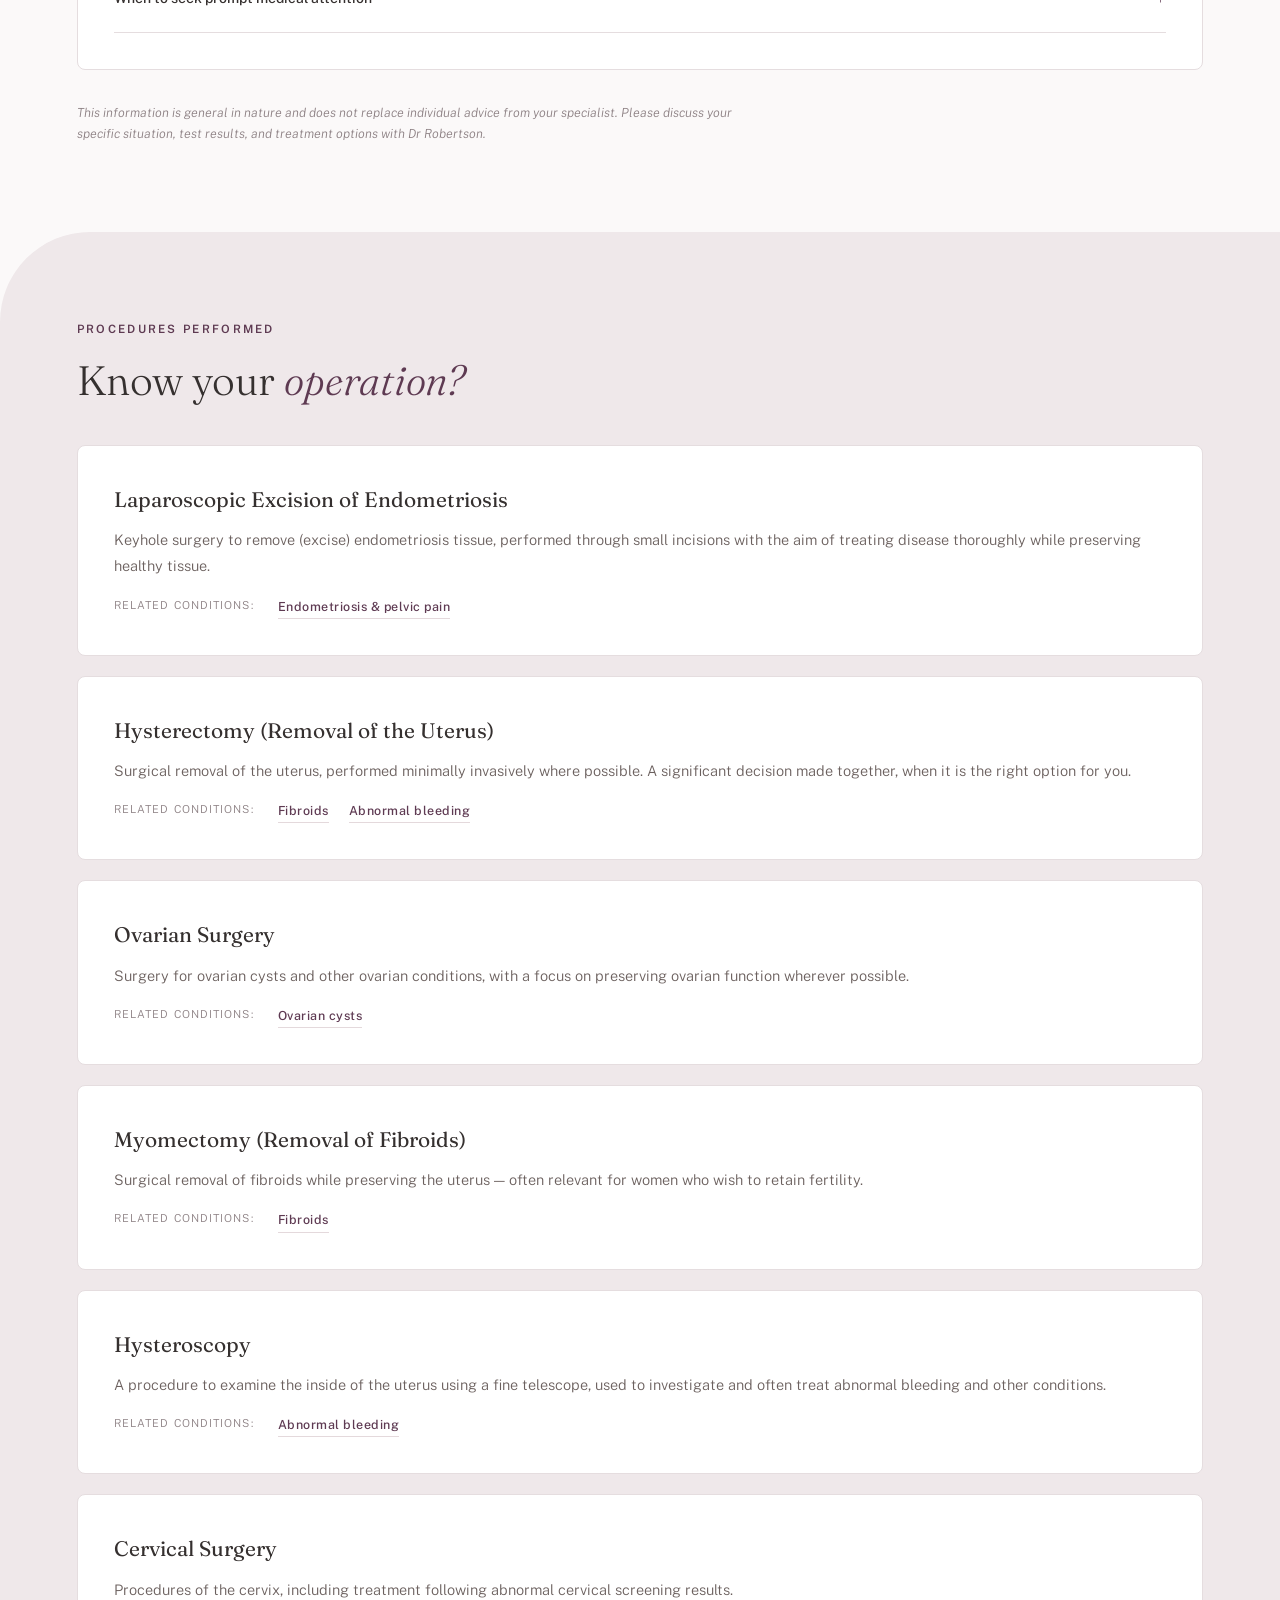
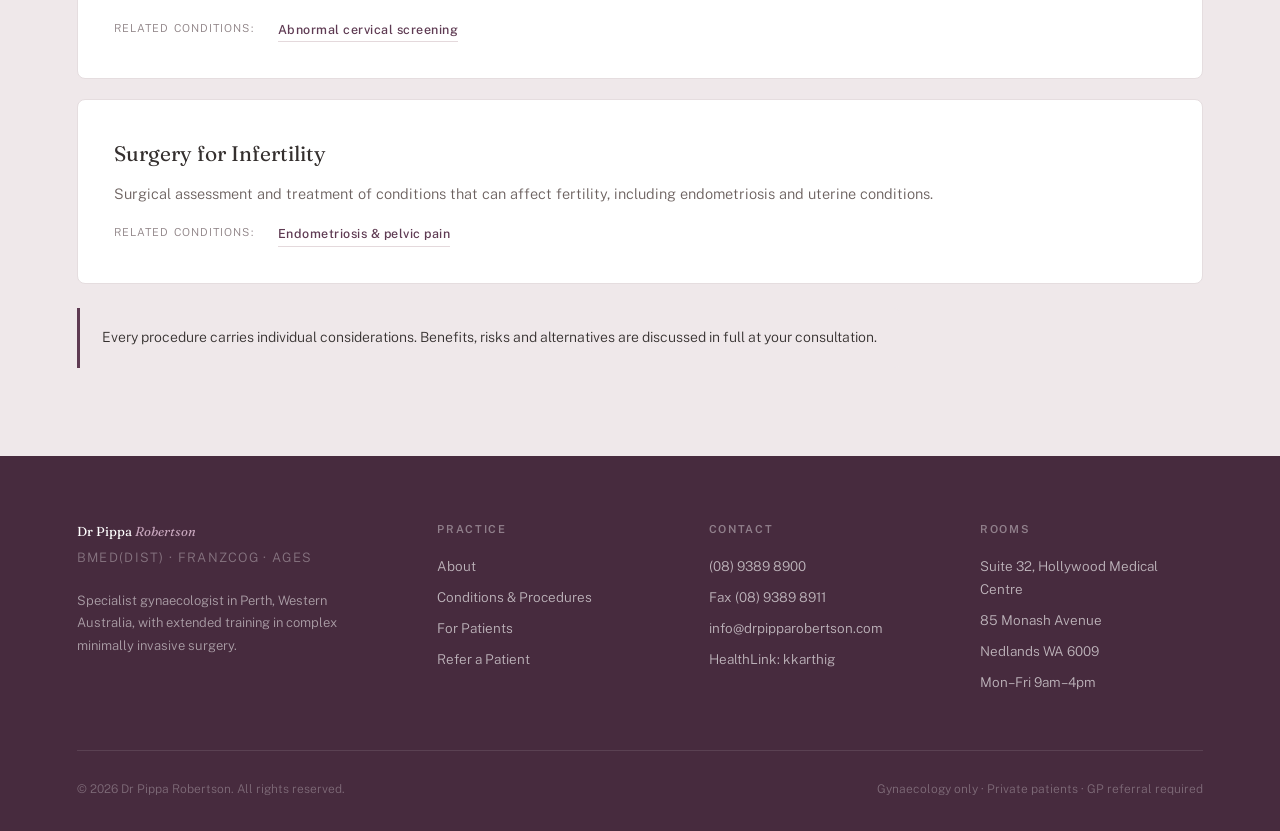
<file: procedures.html>
<!DOCTYPE html>
<html lang="en">
<head>
<meta charset="UTF-8">
<meta name="viewport" content="width=device-width, initial-scale=1.0">
<title>Conditions & Procedures — Dr Pippa Robertson</title>
<meta name="description" content="Conditions treated and procedures performed by Dr Pippa Robertson, including laparoscopic excision of endometriosis, hysterectomy, myomectomy and hysteroscopy.">
<link href="https://fonts.googleapis.com/css2?family=Fraunces:ital,opsz,wght@0,9..144,300;0,9..144,400;0,9..144,500;1,9..144,300;1,9..144,400&family=Public+Sans:wght@300;400;500;600&display=swap" rel="stylesheet">
<link rel="stylesheet" href="styles.css">
<style>
.toggle-row { display: flex; gap: 10px; margin: 2.5rem 0 0; }
.toggle-note { font-size: 13.5px; color: var(--taupe); margin-top: 1rem; }
.cond-section { scroll-margin-top: calc(var(--nav-h) + 1rem); }
.item-block { background: white; border: 1px solid var(--line); border-radius: var(--radius-card); padding: 2.25rem; margin-bottom: 1.25rem; scroll-margin-top: calc(var(--nav-h) + 1.5rem); }
.item-block h3 { font-family: var(--font-display); font-size: 21px; font-weight: 400; color: var(--charcoal); margin-bottom: 0.6rem; }
.item-block p { font-size: 14.5px; line-height: 1.8; margin-bottom: 0.75rem; }
.item-links { margin-top: 1rem; display: flex; gap: 1.25rem; flex-wrap: wrap; }
.item-links a { font-size: 12.5px; font-weight: 500; letter-spacing: 0.04em; color: var(--plum); text-decoration: none; border-bottom: 1px solid var(--blush-deep); padding-bottom: 1px; }
.item-links a:hover { border-color: var(--plum); }
.rel-label { font-size: 11px; letter-spacing: 0.1em; text-transform: uppercase; color: var(--taupe); margin-right: 4px; }

.cond-intro { font-size: 14.5px; line-height: 1.8; margin-bottom: 0.75rem; }
.cond-sub { font-family: var(--font-display); font-style: italic; font-size: 15px; color: var(--plum); margin-bottom: 1rem; }
.cond-acc { margin-top: 1.25rem; border-top: 1px solid var(--line); }
.cond-acc details { border-bottom: 1px solid var(--line); }
.cond-acc summary { padding: 1rem 0; font-size: 14px; font-weight: 500; color: var(--charcoal); cursor: pointer; list-style: none; display: flex; justify-content: space-between; align-items: center; }
.cond-acc summary::-webkit-details-marker { display: none; }
.cond-acc summary::after { content: '+'; font-family: var(--font-display); font-size: 20px; color: var(--plum); font-weight: 300; }
.cond-acc details[open] summary::after { content: '\2013'; }
.cond-acc .acc-body { padding: 0 0 1.25rem; font-size: 14px; line-height: 1.8; }
.cond-acc .acc-body p { margin-bottom: 0.75rem; }
.cond-acc .acc-body h4 { font-size: 12px; font-weight: 600; letter-spacing: 0.08em; text-transform: uppercase; color: var(--plum); margin: 1.1rem 0 0.4rem; }
.cond-acc .acc-body ul { list-style: none; margin: 0.25rem 0 0.5rem; }
.cond-acc .acc-body li { display: flex; gap: 10px; align-items: baseline; padding: 4px 0; }
.cond-acc .acc-body li::before { content: ''; width: 5px; height: 5px; border-radius: 50%; background: var(--plum); flex-shrink: 0; position: relative; top: -2px; }
.warn-box { background: #FBF3EE; border-left: 3px solid #B4653F; border-radius: 0 6px 6px 0; padding: 1.1rem 1.3rem; font-size: 13.5px; line-height: 1.75; color: #6B4A38; }
.warn-box strong { color: #8A4E2F; }
.sheet-disclaimer { margin-top: 2rem; font-size: 12.5px; font-style: italic; color: var(--taupe); max-width: 680px; line-height: 1.7; }
</style>
</head>
<body>
<nav class="site-nav">
  <a class="nav-logo" href="index.html">Dr Pippa <em>Robertson</em><span class="nav-logo-sub">Gynaecologist · Perth</span></a>
  <ul class="nav-links">
    <li><a href="index.html">Home</a></li><li><a href="about.html">About</a></li><li><a href="procedures.html" class="active">Conditions &amp; Procedures</a></li><li><a href="for-patients.html">For Patients</a></li><li><a href="refer.html">Refer</a></li>
    <li><a href="contact.html" class="nav-cta">Contact</a></li>
  </ul>
  <button class="nav-hamburger" id="nav-hamburger" aria-label="Menu" onclick="toggleMenu()"><span></span><span></span><span></span></button>
</nav>
<div class="mobile-nav" id="mobile-nav">
  <a href="index.html">Home</a><a href="about.html">About</a><a href="procedures.html" class="active">Conditions &amp; Procedures</a><a href="for-patients.html">For Patients</a><a href="refer.html">Refer</a>
  <a href="contact.html" class="mobile-cta">Contact</a>
</div>

<div class="page-header">
  <p class="page-header-eyebrow">Conditions &amp; Procedures</p>
  <h1>Conditions &amp; <em>procedures</em></h1>
  <p class="page-header-sub">Two ways in: browse by the condition you're managing, or go straight to the procedure you've been advised about. Everything cross-linked, everything in plain language.</p>
  <div class="toggle-row">
    <a href="#conditions" class="btn-outline">Conditions treated</a>
    <a href="#procedures-list" class="btn-outline">Procedures performed</a>
  </div>
</div>

<section class="cond-section" id="conditions">
  <p class="eyebrow">Conditions Treated</p>
  <h2 class="h2">Start with your <em>diagnosis</em></h2>
  <div style="margin-top:2.5rem">
<div class="item-block" id="endometriosis">
  <h3>Endometriosis &amp; Pelvic Pain</h3>
  <p class="cond-sub">Understanding endometriosis, chronic pelvic pain, and your treatment options</p>
  <p class="cond-intro">The endometrium is the tissue that normally lines the inside of the uterus (womb) and is shed each month during your period. Endometriosis occurs when similar tissue grows outside the uterus — most commonly on the ovaries, fallopian tubes, bowel, bladder, and the lining of the pelvis (peritoneum).</p><p class="cond-intro">This tissue responds to your hormonal cycle in the same way the uterine lining does, causing bleeding, inflammation, and scarring in areas where it doesn't belong. Over time this can lead to pain, scar tissue (adhesions), and cysts on the ovaries (endometriomas).</p><p class="cond-intro">Endometriosis is common, affecting around 1 in 7–10 women and people assigned female at birth during their reproductive years. It is a leading cause of chronic pelvic pain and can also affect fertility, but many people with endometriosis conceive without difficulty.</p>
  <div class="cond-acc">
    <details><summary>Common symptoms</summary><div class="acc-body"><ul><li>Painful periods (dysmenorrhoea) that may worsen over time or not respond well to standard pain relief</li><li>Chronic pelvic pain, present even outside of your period</li><li>Pain with intercourse (dyspareunia), particularly with deep penetration</li><li>Pain with opening your bowels or passing urine, especially around your period</li><li>Heavy or irregular menstrual bleeding</li><li>Bloating, fatigue, and low mood associated with flare-ups</li><li>Difficulty conceiving</li><li>Some people have no symptoms at all, and endometriosis is found incidentally</li></ul></div></details>
    <details><summary>What causes it?</summary><div class="acc-body"><p>The exact cause of endometriosis isn't fully understood. Leading theories include retrograde menstruation (menstrual blood flowing backwards through the fallopian tubes), changes in immune function that prevent the body clearing this tissue, and possible genetic and hormonal factors.</p><p>It tends to run in families, and having a first-degree relative with endometriosis increases your own risk.</p></div></details>
    <details><summary>How it's diagnosed</summary><div class="acc-body"><p>Endometriosis is suspected based on your symptoms and history, supported by a pelvic examination and imaging.</p><ul><li>Pelvic ultrasound — particularly a specialised 'endometriosis protocol' ultrasound — can identify ovarian endometriomas and some deep disease</li><li>MRI may be used in more complex cases to map disease before surgery</li><li>Laparoscopy (keyhole surgery) remains the only way to definitively diagnose and, at the same time, treat endometriosis by directly visualising and, where appropriate, excising or biopsying affected tissue</li></ul><p>A normal scan does not exclude endometriosis — imaging cannot reliably detect superficial disease, which laparoscopy can identify.</p></div></details>
    <details><summary>Treatment options</summary><div class="acc-body"><h4>Medical management</h4><ul><li>Regular pain relief (e.g. anti-inflammatories) used strategically around your cycle</li><li>Hormonal treatments to suppress ovulation and periods — combined oral contraceptive pill, progestogen-only options, or the hormonal IUD (Mirena)</li><li>GnRH analogues for more persistent symptoms, used under specialist supervision</li></ul>
<h4>Surgical management</h4><ul><li>Laparoscopic excision of endometriosis — removal of visible disease, which can improve pain and fertility outcomes</li><li>Treatment of endometriomas (ovarian cysts related to endometriosis) with attention to preserving ovarian reserve</li><li>Multidisciplinary surgery for deep infiltrating endometriosis involving bowel or bladder, where required</li></ul>
<h4>Supportive care</h4><ul><li>Pelvic floor physiotherapy</li><li>Pain psychology and multidisciplinary chronic pain approaches for persistent symptoms</li><li>Dietary and lifestyle strategies some patients find helpful alongside medical care</li></ul>
<p>Dr Robertson has undertaken additional training in advanced laparoscopic excision of endometriosis and will work with you to individualise a management plan based on your symptoms, disease severity, and fertility goals.</p></div></details>
    <details><summary>When to seek prompt medical attention</summary><div class="acc-body"><div class="warn-box">• Sudden, severe pelvic pain, particularly with fever, dizziness, or fainting<br>• Heavy bleeding soaking a pad or tampon every hour<br>• Pain that is significantly worse than your usual pattern<br>• Any concern that is affecting your ability to function — please contact the rooms rather than waiting for your next review</div></div></details>
  </div>
  <div class="item-links"><span class="rel-label">Related procedures:</span><a href="#laparoscopic-excision">Laparoscopic excision of endometriosis</a></div>
</div>
<div class="item-block" id="fibroids">
  <h3>Fibroids</h3>
  <p class="cond-sub">Uterine leiomyomas — what they are and how they're managed</p>
  <p class="cond-intro">Fibroids (also called uterine leiomyomas or myomas) are benign (non-cancerous) growths that develop from the muscle wall of the uterus. They are extremely common — by age 50, up to 70–80% of women will have at least one fibroid, though many cause no symptoms at all.</p><p class="cond-intro">Fibroids vary widely in size, number, and location. They may grow within the muscle wall (intramural), bulge into the uterine cavity (submucosal), or project from the outer surface of the uterus (subserosal). Their location has a big influence on the symptoms they cause and the treatment options available.</p>
  <div class="cond-acc">
    <details><summary>Common symptoms</summary><div class="acc-body"><ul><li>Heavy or prolonged menstrual bleeding</li><li>Pelvic pressure, heaviness, or a palpable lump/swelling in the lower abdomen</li><li>Pelvic or lower back pain</li><li>Frequent urination or a feeling of incomplete bladder emptying, if fibroids press on the bladder</li><li>Pain or discomfort during intercourse</li><li>Difficulty conceiving or pregnancy complications, in some cases</li><li>Many fibroids are asymptomatic and found incidentally on examination or imaging</li></ul></div></details>
    <details><summary>What causes it?</summary><div class="acc-body"><p>Fibroids are hormonally driven — they grow in response to oestrogen and progesterone and typically shrink after menopause.</p><p>Risk factors include family history, being of reproductive age, earlier onset of periods, and being of African or African-Caribbean descent, who tend to develop fibroids earlier and more frequently.</p></div></details>
    <details><summary>How it's diagnosed</summary><div class="acc-body"><p>Fibroids are often identified on a routine pelvic examination and confirmed with imaging.</p><ul><li>Pelvic ultrasound is usually the first-line and most accessible test</li><li>MRI can provide more detailed mapping, particularly before surgery, or when there are multiple or large fibroids</li><li>Hysteroscopy allows direct visualisation and, in some cases, treatment of fibroids bulging into the uterine cavity</li></ul></div></details>
    <details><summary>Treatment options</summary><div class="acc-body"><h4>Watchful waiting</h4><ul><li>If fibroids are small and not causing symptoms, no treatment may be needed — just routine monitoring</li></ul>
<h4>Medical management</h4><ul><li>Tranexamic acid or anti-inflammatories to reduce heavy bleeding</li><li>Hormonal treatments including the combined pill, progestogens, or the hormonal IUD</li><li>GnRH analogues to shrink fibroids and reduce bleeding, typically used short-term or before surgery</li></ul>
<h4>Surgical and procedural options</h4><ul><li>Hysteroscopic resection for fibroids within the uterine cavity — a day-case procedure with quick recovery</li><li>Laparoscopic or open myomectomy — removal of fibroids while preserving the uterus, an option for those wishing to retain fertility</li><li>Hysterectomy — definitive treatment where fertility preservation isn't required and symptoms are significant</li><li>Uterine artery embolisation — a radiological alternative performed in conjunction with interventional radiology</li></ul>
<p>Dr Robertson offers minimally invasive surgical techniques for fibroid removal and will discuss which option best suits your fibroid characteristics, symptoms, and fertility wishes.</p></div></details>
    <details><summary>When to seek prompt medical attention</summary><div class="acc-body"><div class="warn-box">• Sudden onset of severe pelvic pain<br>• Heavy bleeding soaking a pad or tampon every hour, or bleeding with dizziness/fainting<br>• Signs of anaemia — such as significant fatigue, breathlessness, or a racing heart<br>• New or worsening urinary retention</div></div></details>
  </div>
  <div class="item-links"><span class="rel-label">Related procedures:</span><a href="#myomectomy">Myomectomy</a><a href="#hysterectomy">Hysterectomy</a><a href="#hysteroscopy">Hysteroscopy</a></div>
</div>
<div class="item-block" id="bleeding">
  <h3>Abnormal Bleeding</h3>
  <p class="cond-sub">Irregular, heavy, or post-menopausal bleeding — causes and assessment</p>
  <p class="cond-intro">Abnormal uterine bleeding describes menstrual bleeding that falls outside what's expected in terms of frequency, regularity, duration, or volume. This includes periods that are heavier or longer than usual, bleeding between periods, and bleeding after intercourse.</p><p class="cond-intro">Once you have gone through menopause (12 months without a period), any vaginal bleeding is considered abnormal and warrants prompt assessment, regardless of how light it is.</p>
  <div class="cond-acc">
    <details><summary>Common symptoms</summary><div class="acc-body"><ul><li>Heavy menstrual bleeding (soaking through pads/tampons, passing large clots, or bleeding lasting more than 7–8 days)</li><li>Bleeding or spotting between periods</li><li>Bleeding after intercourse</li><li>Irregular cycles — periods coming closer together or further apart than usual</li><li>Any bleeding after menopause</li><li>Symptoms of anaemia — fatigue, light-headedness, breathlessness — from ongoing heavy loss</li></ul></div></details>
    <details><summary>What causes it?</summary><div class="acc-body"><p>There are many possible causes, and the right investigations depend on your age, symptoms, and risk factors. Common causes include:</p><ul><li>Structural causes — fibroids, polyps, adenomyosis</li><li>Hormonal causes — anovulation, perimenopause, thyroid dysfunction, polycystic ovary syndrome</li><li>Bleeding disorders</li><li>Medication effects — including hormonal contraception and anticoagulants</li><li>Infection</li><li>Precancerous or cancerous changes of the endometrium or cervix — a key reason prompt assessment matters, particularly after menopause</li></ul></div></details>
    <details><summary>How it's diagnosed</summary><div class="acc-body"><p>Assessment typically includes a history and examination, pelvic ultrasound, and blood tests (such as a full blood count, iron studies, and thyroid function). Depending on findings, further investigation may include:</p><ul><li>Hysteroscopy — direct visualisation of the uterine cavity, often combined with a biopsy or dilatation and curettage (D&amp;C)</li><li>Endometrial biopsy — sampling the uterine lining, particularly important if there are risk factors for endometrial cancer</li></ul></div></details>
    <details><summary>Treatment options</summary><div class="acc-body"><p>Treatment is tailored to the underlying cause and your goals (including whether you wish to preserve fertility).</p>
<h4>Medical management</h4><ul><li>Tranexamic acid to reduce blood loss during periods</li><li>Hormonal treatments — the combined pill, progestogens, or the hormonal IUD (often highly effective for heavy bleeding)</li><li>Iron replacement if you are anaemic</li></ul>
<h4>Procedural and surgical options</h4><ul><li>Hysteroscopic polypectomy or myomectomy, where polyps or fibroids are contributing</li><li>Endometrial ablation — a day-case procedure to thin the uterine lining and reduce bleeding, for those who have completed their family</li><li>Hysterectomy, reserved for cases where other treatments haven't worked or aren't suitable</li></ul>
<p>Dr Robertson will work with you to identify the underlying cause and find a management approach that fits your symptoms, health, and quality of life.</p></div></details>
    <details><summary>When to seek prompt medical attention</summary><div class="acc-body"><div class="warn-box">• Any bleeding after menopause<br>• Bleeding heavy enough to soak a pad or tampon every hour for more than two hours<br>• Bleeding with significant dizziness, fainting, or a racing heart<br>• Bleeding in pregnancy</div></div></details>
  </div>
  <div class="item-links"><span class="rel-label">Related procedures:</span><a href="#hysteroscopy">Hysteroscopy</a><a href="#hysterectomy">Hysterectomy</a></div>
</div>
<div class="item-block" id="cysts">
  <h3>Ovarian Cysts</h3>
  <p class="cond-sub">Fluid-filled sacs on the ovary — what they mean and how they're managed</p>
  <p class="cond-intro">Ovarian cysts are fluid-filled sacs that form in or on an ovary. They are very common, and the vast majority are benign (non-cancerous) — many resolve on their own without any treatment.</p><p class="cond-intro">Cysts come in several types. Functional cysts (follicular or corpus luteum cysts) form as a normal part of the menstrual cycle and usually resolve within a few cycles. Other types — such as dermoid cysts, endometriomas, or cystadenomas — do not resolve spontaneously and may need monitoring or surgical management depending on their features.</p>
  <div class="cond-acc">
    <details><summary>Common symptoms</summary><div class="acc-body"><ul><li>Many ovarian cysts cause no symptoms at all and are found incidentally on ultrasound or examination</li><li>Pelvic pain or a dull ache on one side, which may come and go with your cycle</li><li>Bloating or a feeling of pelvic fullness/pressure</li><li>Pain with intercourse</li><li>Sudden, severe pain — can indicate cyst rupture or ovarian torsion (twisting), which needs urgent assessment</li><li>Irregular periods, in some cases</li></ul></div></details>
    <details><summary>What causes it?</summary><div class="acc-body"><p>Most cysts relate to normal ovulation. Others are associated with conditions such as endometriosis (endometriomas) or arise from cells within the ovary itself (such as dermoid cysts, which contain tissue like hair, skin, or fat).</p><p>The risk of a cyst being cancerous is low overall, but increases with age, particularly after menopause, and with certain ultrasound features or elevated tumour marker levels.</p></div></details>
    <details><summary>How it's diagnosed</summary><div class="acc-body"><p>Ovarian cysts are diagnosed with a pelvic ultrasound, which assesses the size, appearance, and characteristics of the cyst.</p><ul><li>Blood tests — such as CA-125, and in some cases a broader panel — may be used to help assess the likelihood of malignancy, particularly in postmenopausal women or where ultrasound features are complex</li><li>Further imaging such as MRI may be used if ultrasound findings are indeterminate</li></ul><p>Your individual risk is assessed using a combination of your age, menopausal status, ultrasound findings, and blood results.</p></div></details>
    <details><summary>Treatment options</summary><div class="acc-body"><h4>Surveillance</h4><ul><li>Many simple cysts, particularly in premenopausal women, are safely monitored with a repeat ultrasound, as most resolve spontaneously</li></ul>
<h4>Surgical management</h4><ul><li>Laparoscopic (keyhole) cystectomy — removal of the cyst while preserving the ovary, generally preferred where fertility or ovarian function is a priority</li><li>Oophorectomy — removal of the affected ovary, considered where malignancy risk is higher, the cyst is very large, or ovarian tissue can't be preserved</li><li>Urgent surgery is required for suspected ovarian torsion, to try to preserve the ovary</li></ul>
<p>Dr Robertson will explain the type of cyst you likely have, the estimated risk of malignancy, and recommend either surveillance or surgery based on your individual circumstances.</p></div></details>
    <details><summary>When to seek prompt medical attention</summary><div class="acc-body"><div class="warn-box">• Sudden, severe one-sided pelvic pain — this can indicate torsion (twisting) of the ovary, which is a surgical emergency<br>• Severe pain with nausea, vomiting, or fever<br>• Signs of internal bleeding — such as dizziness, fainting, or rapidly worsening pain, which can occur with cyst rupture<br>• If any of the above occur, please attend your nearest emergency department</div></div></details>
  </div>
  <div class="item-links"><span class="rel-label">Related procedures:</span><a href="#ovarian-surgery">Ovarian surgery</a></div>
</div>
<div class="item-block" id="screening">
  <h3>Abnormal Cervical Screening Tests</h3>
  <p class="cond-sub">Understanding your result and what colposcopy involves</p>
  <p class="cond-intro">Cervical screening tests detect the Human Papillomavirus (HPV), the virus responsible for almost all cases of cervical cancer. In Australia, cervical screening has moved from the old Pap smear to primary HPV testing, done every 5 years for most people from age 25 to 74.</p><p class="cond-intro">If HPV is detected, the same sample is examined further ('reflex' or 'liquid-based cytology') to look at the cervical cells themselves. Cervical screening allows early detection and treatment of cell changes before they ever have the chance to develop into cancer.</p>
  <div class="cond-acc">
    <details><summary>Common symptoms</summary><div class="acc-body"><ul><li>Cervical cell changes and early HPV infection typically cause no symptoms at all — this is why routine screening (rather than waiting for symptoms) is so important</li><li>Some people with more advanced changes may notice bleeding after intercourse, bleeding between periods, or unusual discharge — these symptoms should always be assessed regardless of your last screening result</li></ul></div></details>
    <details><summary>What causes it?</summary><div class="acc-body"><p>Almost all cervical abnormalities are related to persistent infection with high-risk strains of HPV — most commonly HPV 16 and 18, though there are other high-risk types. HPV is extremely common and most sexually active people will be exposed at some point; most infections clear on their own without ever causing problems.</p><p>If a high-risk HPV infection persists, it can cause changes in the cells of the cervix. These are graded as low-grade (often resolve on their own) or high-grade (higher likelihood of progressing if untreated, so generally warrant treatment).</p></div></details>
    <details><summary>How it's diagnosed</summary><div class="acc-body"><p>If your screening test detects HPV, the laboratory will report whether cervical cells look abnormal, and if so, whether the changes are low-grade or high-grade. Depending on this result, you may be referred for colposcopy.</p><ul><li>Colposcopy is a simple procedure performed in the rooms, similar to having a cervical screening test, but Dr Robertson uses a specialised magnifying instrument (colposcope) to closely examine the cervix</li><li>A biopsy — a small sample of cervical tissue — is often taken during colposcopy to confirm the degree of any changes</li><li>The procedure is quick and generally well tolerated; some mild cramping or spotting afterwards is normal</li></ul></div></details>
    <details><summary>Treatment options</summary><div class="acc-body"><h4>Low-grade changes</h4><ul><li>Often simply monitored with repeat testing, as many resolve on their own</li></ul>
<h4>High-grade changes</h4><ul><li>Treatment is generally recommended to remove the affected cells before they have a chance to progress</li><li>LLETZ (large loop excision of the transformation zone) — the most common treatment, performed under local or general anaesthetic in the rooms or as a day procedure</li><li>Follow-up testing after treatment to confirm the abnormal cells have been fully cleared</li></ul>
<p>Dr Robertson will explain your specific result, what it means, and the recommended next steps — whether that's reassurance and routine screening, closer monitoring, or treatment.</p></div></details>
    <details><summary>When to seek prompt medical attention</summary><div class="acc-body"><div class="warn-box">• Unexpected bleeding after intercourse or between periods<br>• Bleeding after menopause<br>• Persistent, unusual vaginal discharge<br>• Please don't wait for your next scheduled test if you notice new symptoms — contact the rooms for review</div></div></details>
  </div>
  <div class="item-links"><span class="rel-label">Related procedures:</span><a href="#cervical-surgery">Cervical surgery</a></div>
</div>
<div class="item-block" id="vulval">
  <h3>Vulval Disorders</h3>
  <p class="cond-sub">Conditions affecting the vulva — assessment and treatment</p>
  <p class="cond-intro">The vulva refers to the external female genital area, including the labia, clitoris, and the opening of the vagina. A number of conditions can affect the skin and tissue of the vulva, ranging from infections and dermatological (skin) conditions to chronic pain disorders and precancerous changes.</p><p class="cond-intro">Vulval symptoms are common but often go unreported due to embarrassment — these conditions are very manageable, and there is no need to feel uncomfortable discussing them.</p>
  <div class="cond-acc">
    <details><summary>Common symptoms</summary><div class="acc-body"><ul><li>Itching, burning, or stinging</li><li>Redness, swelling, or skin changes such as thinning, whitening, or thickening</li><li>Pain during intercourse or with touch (vulvodynia)</li><li>A visible lump, ulcer, or lesion</li><li>Changes in skin texture or colour that persist or worsen over time</li><li>Pain with sitting or wearing tight clothing, in some chronic pain conditions</li></ul></div></details>
    <details><summary>What causes it?</summary><div class="acc-body"><p>Vulval disorders have a wide range of causes, including:</p><ul><li>Skin conditions — such as lichen sclerosus, lichen planus, or eczema/dermatitis</li><li>Infections — including thrush, herpes simplex virus, and other sexually transmissible infections</li><li>Chronic pain conditions — such as vulvodynia, where pain occurs without an identifiable skin change</li><li>Cysts or benign lumps — such as Bartholin's cysts</li><li>Precancerous changes (vulval intraepithelial neoplasia) or, less commonly, vulval cancer</li></ul></div></details>
    <details><summary>How it's diagnosed</summary><div class="acc-body"><p>Dr Robertson will take a detailed history and perform a careful examination to help identify the likely cause. A biopsy — a small tissue sample taken under local anaesthetic in the rooms — is sometimes needed to confirm a diagnosis, particularly for persistent or unusual-looking skin changes.</p></div></details>
    <details><summary>Treatment options</summary><div class="acc-body"><h4>Skin conditions</h4><ul><li>Topical treatments — such as potent topical steroids for lichen sclerosus or lichen planus, used according to a structured regimen</li><li>Emollients and simple measures to reduce irritation (avoiding soaps, tight clothing, and known irritants)</li><li>Regular follow-up, as some conditions (like lichen sclerosus) carry a small long-term risk of skin changes and benefit from ongoing monitoring</li></ul>
<h4>Chronic pain conditions</h4><ul><li>Multidisciplinary management including pelvic floor physiotherapy, topical or oral medications, and pain psychology support</li></ul>
<h4>Structural or benign lesions</h4><ul><li>Drainage or marsupialisation for Bartholin's cysts</li><li>Excision or biopsy of persistent or concerning lesions</li></ul>
<p>Dr Robertson will work with you to reach an accurate diagnosis and put together a treatment plan aimed at relieving your symptoms and addressing the underlying cause.</p></div></details>
    <details><summary>When to seek prompt medical attention</summary><div class="acc-body"><div class="warn-box">• A new lump, ulcer, or skin change that doesn't heal within a few weeks<br>• Significant pain, swelling, or fever suggestive of a vulval abscess<br>• Any unexplained bleeding from a vulval lesion<br>• Please arrange review promptly for any persistent or concerning changes, rather than waiting for a routine appointment</div></div></details>
  </div>
  
</div>
<p class="sheet-disclaimer">This information is general in nature and does not replace individual advice from your specialist. Please discuss your specific situation, test results, and treatment options with Dr Robertson.</p>
  </div>
</section>

<section class="cond-section" id="procedures-list" style="background:var(--blush-grey);border-radius:90px 0 0 0">
  <p class="eyebrow">Procedures Performed</p>
  <h2 class="h2">Know your <em>operation?</em></h2>
  <div style="margin-top:2.5rem">
    <div class="item-block" id="laparoscopic-excision"><h3>Laparoscopic Excision of Endometriosis</h3><p>Keyhole surgery to remove (excise) endometriosis tissue, performed through small incisions with the aim of treating disease thoroughly while preserving healthy tissue.</p><div class="item-links"><span class="rel-label">Related conditions:</span><a href="#endometriosis">Endometriosis & pelvic pain</a></div></div><div class="item-block" id="hysterectomy"><h3>Hysterectomy (Removal of the Uterus)</h3><p>Surgical removal of the uterus, performed minimally invasively where possible. A significant decision made together, when it is the right option for you.</p><div class="item-links"><span class="rel-label">Related conditions:</span><a href="#fibroids">Fibroids</a><a href="#bleeding">Abnormal bleeding</a></div></div><div class="item-block" id="ovarian-surgery"><h3>Ovarian Surgery</h3><p>Surgery for ovarian cysts and other ovarian conditions, with a focus on preserving ovarian function wherever possible.</p><div class="item-links"><span class="rel-label">Related conditions:</span><a href="#cysts">Ovarian cysts</a></div></div><div class="item-block" id="myomectomy"><h3>Myomectomy (Removal of Fibroids)</h3><p>Surgical removal of fibroids while preserving the uterus — often relevant for women who wish to retain fertility.</p><div class="item-links"><span class="rel-label">Related conditions:</span><a href="#fibroids">Fibroids</a></div></div><div class="item-block" id="hysteroscopy"><h3>Hysteroscopy</h3><p>A procedure to examine the inside of the uterus using a fine telescope, used to investigate and often treat abnormal bleeding and other conditions.</p><div class="item-links"><span class="rel-label">Related conditions:</span><a href="#bleeding">Abnormal bleeding</a></div></div><div class="item-block" id="cervical-surgery"><h3>Cervical Surgery</h3><p>Procedures of the cervix, including treatment following abnormal cervical screening results.</p><div class="item-links"><span class="rel-label">Related conditions:</span><a href="#screening">Abnormal cervical screening</a></div></div><div class="item-block" id="infertility-surgery"><h3>Surgery for Infertility</h3><p>Surgical assessment and treatment of conditions that can affect fertility, including endometriosis and uterine conditions.</p><div class="item-links"><span class="rel-label">Related conditions:</span><a href="#endometriosis">Endometriosis & pelvic pain</a></div></div>
  </div>
  <p style="margin-top:1.5rem"><span class="note-box" style="display:inline-block">Every procedure carries individual considerations. Benefits, risks and alternatives are discussed in full at your consultation.</span></p>
</section>
<footer class="site-footer">
  <div class="footer-grid">
    <div class="footer-brand">
      <p class="footer-brand-name">Dr Pippa <em>Robertson</em></p>
      <p class="footer-brand-cred">BMed(Dist) · FRANZCOG · AGES</p>
      <p>Specialist gynaecologist in Perth, Western Australia, with extended training in complex minimally invasive surgery.</p>
    </div>
    <div class="footer-col">
      <h4>Practice</h4>
      <a href="about.html">About</a>
      <a href="procedures.html">Conditions &amp; Procedures</a>
      <a href="for-patients.html">For Patients</a>
      <a href="refer.html">Refer a Patient</a>
    </div>
    <div class="footer-col">
      <h4>Contact</h4>
      <a href="tel:0893898900">(08) 9389 8900</a>
      <span>Fax (08) 9389 8911</span>
      <a href="mailto:info@drpipparobertson.com">info@drpipparobertson.com</a>
      <span>HealthLink: kkarthig</span>
    </div>
    <div class="footer-col">
      <h4>Rooms</h4>
      <span>Suite 32, Hollywood Medical Centre</span>
      <span>85 Monash Avenue</span>
      <span>Nedlands WA 6009</span>
      <span>Mon–Fri 9am–4pm</span>
    </div>
  </div>
  <div class="footer-bottom">
    <span>© 2026 Dr Pippa Robertson. All rights reserved.</span>
    <span>Gynaecology only · Private patients · GP referral required</span>
  </div>
</footer>
<script>
function toggleMenu(){document.getElementById('nav-hamburger').classList.toggle('open');document.getElementById('mobile-nav').classList.toggle('open');}
</script>
</body>
</html>
</file>
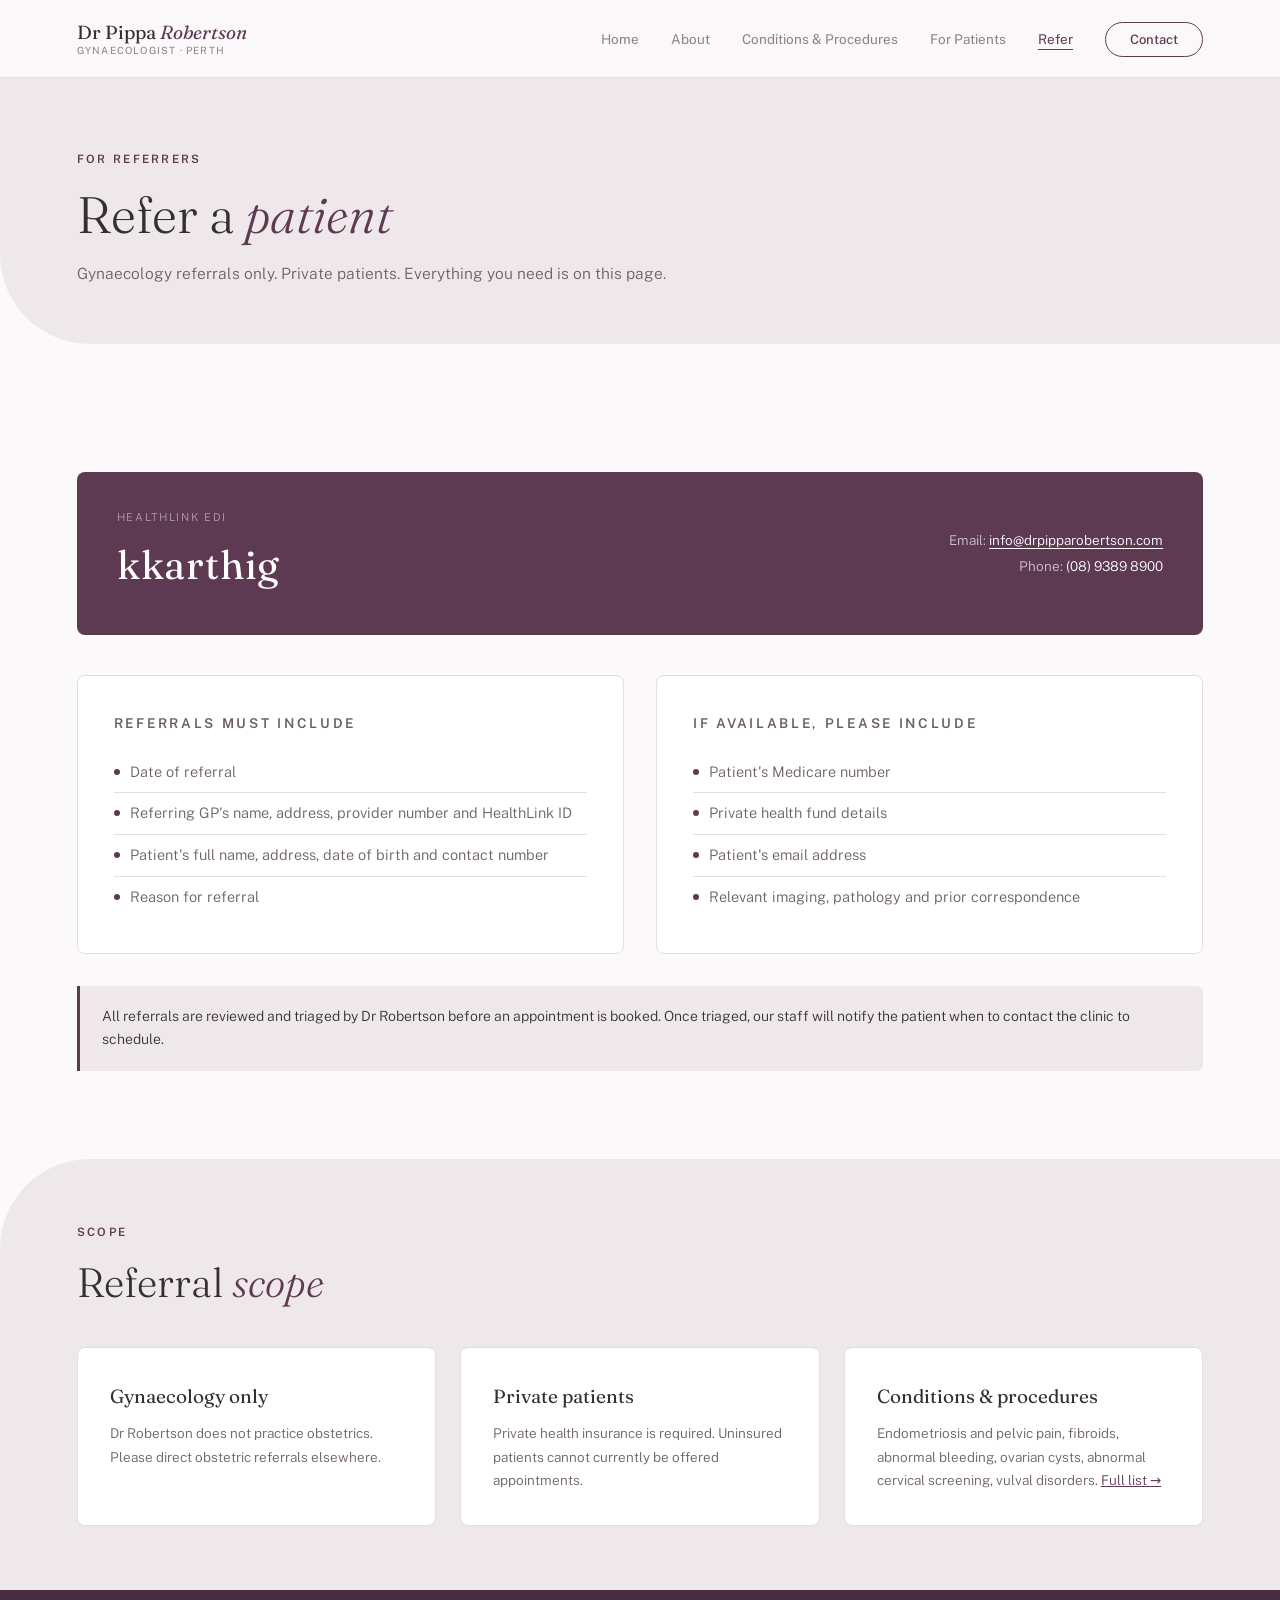
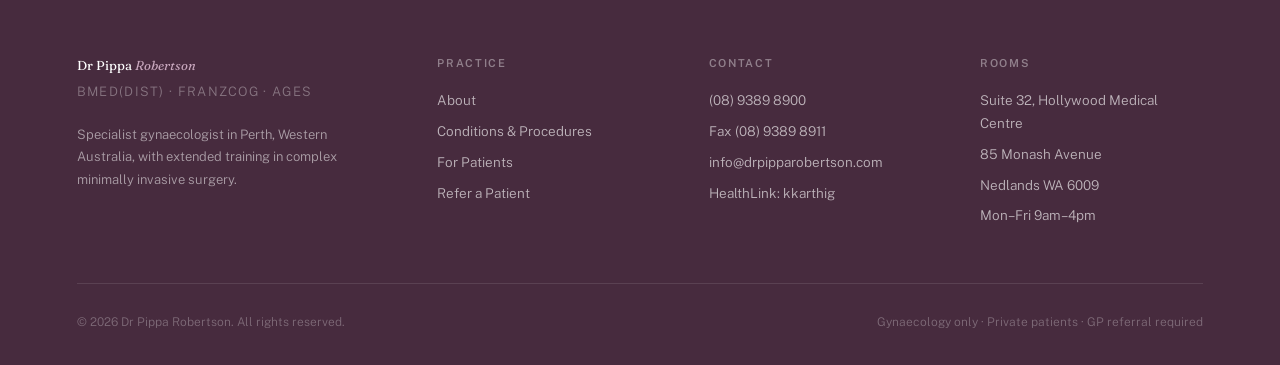
<file: refer.html>
<!DOCTYPE html>
<html lang="en">
<head>
<meta charset="UTF-8">
<meta name="viewport" content="width=device-width, initial-scale=1.0">
<title>Refer a Patient — Dr Pippa Robertson</title>
<meta name="description" content="Referral information for GPs: HealthLink kkarthig, referral requirements, gynaecology scope.">
<link href="https://fonts.googleapis.com/css2?family=Fraunces:ital,opsz,wght@0,9..144,300;0,9..144,400;0,9..144,500;1,9..144,300;1,9..144,400&family=Public+Sans:wght@300;400;500;600&display=swap" rel="stylesheet">
<link rel="stylesheet" href="styles.css">
<style>
.hl-banner { background: var(--plum); color: white; border-radius: var(--radius-card); padding: 2.25rem 2.5rem; display: flex; justify-content: space-between; align-items: center; gap: 2rem; flex-wrap: wrap; margin-top: 2.5rem; }
.hl-label { font-size: 11px; letter-spacing: 0.15em; text-transform: uppercase; color: rgba(255,255,255,0.5); margin-bottom: 4px; }
.hl-id { font-family: var(--font-display); font-size: clamp(28px, 3.5vw, 40px); font-weight: 400; letter-spacing: 0.02em; }
.hl-alt { text-align: right; font-size: 13.5px; color: rgba(255,255,255,0.7); line-height: 1.9; }
.req-cols { display: grid; grid-template-columns: 1fr 1fr; gap: 2rem; margin-top: 2.5rem; }
.req-list { list-style: none; }
.req-list li { display: flex; gap: 10px; align-items: baseline; font-size: 14.5px; padding: 8px 0; border-bottom: 1px solid var(--line); }
.req-list li:last-child { border-bottom: none; }
.req-list li::before { content: ''; width: 6px; height: 6px; border-radius: 50%; background: var(--plum); flex-shrink: 0; position: relative; top: -2px; }
.scope-band { display: grid; grid-template-columns: repeat(3, 1fr); gap: 1.5rem; margin-top: 2.5rem; }
@media (max-width: 860px){ .req-cols{grid-template-columns:1fr;} .scope-band{grid-template-columns:1fr;} .hl-alt{text-align:left;} }
</style>
</head>
<body>
<nav class="site-nav">
  <a class="nav-logo" href="index.html">Dr Pippa <em>Robertson</em><span class="nav-logo-sub">Gynaecologist · Perth</span></a>
  <ul class="nav-links">
    <li><a href="index.html">Home</a></li><li><a href="about.html">About</a></li><li><a href="procedures.html">Conditions &amp; Procedures</a></li><li><a href="for-patients.html">For Patients</a></li><li><a href="refer.html" class="active">Refer</a></li>
    <li><a href="contact.html" class="nav-cta">Contact</a></li>
  </ul>
  <button class="nav-hamburger" id="nav-hamburger" aria-label="Menu" onclick="toggleMenu()"><span></span><span></span><span></span></button>
</nav>
<div class="mobile-nav" id="mobile-nav">
  <a href="index.html">Home</a><a href="about.html">About</a><a href="procedures.html">Conditions &amp; Procedures</a><a href="for-patients.html">For Patients</a><a href="refer.html" class="active">Refer</a>
  <a href="contact.html" class="mobile-cta">Contact</a>
</div>

<div class="page-header">
  <p class="page-header-eyebrow">For Referrers</p>
  <h1>Refer a <em>patient</em></h1>
  <p class="page-header-sub">Gynaecology referrals only. Private patients. Everything you need is on this page.</p>
</div>

<section>
  <div class="hl-banner">
    <div>
      <p class="hl-label">HealthLink EDI</p>
      <p class="hl-id">kkarthig</p>
    </div>
    <div class="hl-alt">
      Email: <a href="mailto:info@drpipparobertson.com" style="color:white;text-decoration:underline;text-underline-offset:3px">info@drpipparobertson.com</a><br>
      Phone: <a href="tel:0893898900" style="color:white;text-decoration:none">(08) 9389 8900</a>
    </div>
  </div>

  <div class="req-cols">
    <div class="card" style="padding:2.25rem">
      <p class="eyebrow" style="margin-bottom:1rem">Referrals must include</p>
      <ul class="req-list">
        <li>Date of referral</li>
        <li>Referring GP's name, address, provider number and HealthLink ID</li>
        <li>Patient's full name, address, date of birth and contact number</li>
        <li>Reason for referral</li>
      </ul>
    </div>
    <div class="card" style="padding:2.25rem">
      <p class="eyebrow" style="margin-bottom:1rem">If available, please include</p>
      <ul class="req-list">
        <li>Patient's Medicare number</li>
        <li>Private health fund details</li>
        <li>Patient's email address</li>
        <li>Relevant imaging, pathology and prior correspondence</li>
      </ul>
    </div>
  </div>

  <div class="note-box" style="margin-top:2rem">All referrals are reviewed and triaged by Dr Robertson before an appointment is booked. Once triaged, our staff will notify the patient when to contact the clinic to schedule.</div>
</section>

<section style="background:var(--blush-grey);border-radius:90px 0 0 0" class="section-tight">
  <p class="eyebrow">Scope</p>
  <h2 class="h2">Referral <em>scope</em></h2>
  <div class="scope-band">
    <div class="card"><h3>Gynaecology only</h3><p>Dr Robertson does not practice obstetrics. Please direct obstetric referrals elsewhere.</p></div>
    <div class="card"><h3>Private patients</h3><p>Private health insurance is required. Uninsured patients cannot currently be offered appointments.</p></div>
    <div class="card"><h3>Conditions &amp; procedures</h3><p>Endometriosis and pelvic pain, fibroids, abnormal bleeding, ovarian cysts, abnormal cervical screening, vulval disorders. <a href="procedures.html" style="color:var(--plum)">Full list →</a></p></div>
  </div>
</section>
<footer class="site-footer">
  <div class="footer-grid">
    <div class="footer-brand">
      <p class="footer-brand-name">Dr Pippa <em>Robertson</em></p>
      <p class="footer-brand-cred">BMed(Dist) · FRANZCOG · AGES</p>
      <p>Specialist gynaecologist in Perth, Western Australia, with extended training in complex minimally invasive surgery.</p>
    </div>
    <div class="footer-col">
      <h4>Practice</h4>
      <a href="about.html">About</a>
      <a href="procedures.html">Conditions &amp; Procedures</a>
      <a href="for-patients.html">For Patients</a>
      <a href="refer.html">Refer a Patient</a>
    </div>
    <div class="footer-col">
      <h4>Contact</h4>
      <a href="tel:0893898900">(08) 9389 8900</a>
      <span>Fax (08) 9389 8911</span>
      <a href="mailto:info@drpipparobertson.com">info@drpipparobertson.com</a>
      <span>HealthLink: kkarthig</span>
    </div>
    <div class="footer-col">
      <h4>Rooms</h4>
      <span>Suite 32, Hollywood Medical Centre</span>
      <span>85 Monash Avenue</span>
      <span>Nedlands WA 6009</span>
      <span>Mon–Fri 9am–4pm</span>
    </div>
  </div>
  <div class="footer-bottom">
    <span>© 2026 Dr Pippa Robertson. All rights reserved.</span>
    <span>Gynaecology only · Private patients · GP referral required</span>
  </div>
</footer>
<script>
function toggleMenu(){document.getElementById('nav-hamburger').classList.toggle('open');document.getElementById('mobile-nav').classList.toggle('open');}
</script>
</body>
</html>
</file>
<file: styles.css>
/* ═══════════════════════════════════════════
   Dr Pippa Robertson — Quiet Plum design system
   ═══════════════════════════════════════════ */

*, *::before, *::after { box-sizing: border-box; margin: 0; padding: 0; }

:root {
  --plum: #5E3A52;
  --plum-deep: #472B3E;
  --plum-soft: #7A5570;
  --blush-grey: #EFE8EA;
  --blush-deep: #E4D9DC;
  --paper: #FBF9F9;
  --white: #FFFFFF;
  --charcoal: #35302F;
  --body-grey: #6B605E;
  --taupe: #8D8184;
  --line: #E5DDDF;
  --font-display: 'Fraunces', Georgia, serif;
  --font-body: 'Public Sans', system-ui, sans-serif;
  --nav-h: 78px;
  --radius-pill: 100px;
  --radius-card: 8px;
}

html { scroll-behavior: smooth; }

body {
  font-family: var(--font-body);
  background: var(--paper);
  color: var(--body-grey);
  font-weight: 300;
  font-size: 16px;
  line-height: 1.7;
  -webkit-font-smoothing: antialiased;
}

/* ── NAV ── */
nav.site-nav {
  position: fixed; top: 0; left: 0; right: 0; z-index: 100;
  height: var(--nav-h);
  background: rgba(251,249,249,0.94);
  backdrop-filter: blur(10px);
  display: flex; align-items: center; justify-content: space-between;
  padding: 0 6%;
  border-bottom: 1px solid var(--line);
}

.nav-logo {
  font-family: var(--font-display);
  font-size: 19px; font-weight: 400;
  color: var(--charcoal);
  text-decoration: none;
  line-height: 1.2;
}
.nav-logo em { font-style: italic; color: var(--plum); }
.nav-logo-sub {
  display: block;
  font-family: var(--font-body);
  font-size: 10px; font-weight: 400;
  letter-spacing: 0.12em; text-transform: uppercase;
  color: var(--taupe);
}

.nav-links { display: flex; gap: 2rem; align-items: center; list-style: none; }
.nav-links a {
  font-size: 13.5px; font-weight: 400;
  color: var(--taupe); text-decoration: none;
  transition: color 0.2s;
  padding-bottom: 2px;
}
.nav-links a:hover { color: var(--charcoal); }
.nav-links a.active { color: var(--plum); border-bottom: 1px solid var(--plum); }
.nav-links a.nav-cta {
  border: 1.5px solid var(--plum); color: var(--plum);
  padding: 9px 24px; border-radius: var(--radius-pill);
  font-weight: 500; font-size: 13px;
  border-bottom: 1.5px solid var(--plum);
  transition: background 0.2s, color 0.2s;
}
.nav-links a.nav-cta:hover { background: var(--plum); color: white; }

/* hamburger */
.nav-hamburger {
  display: none;
  flex-direction: column; justify-content: center; gap: 5px;
  background: none; border: none; cursor: pointer; padding: 8px;
}
.nav-hamburger span {
  display: block; width: 22px; height: 1.5px;
  background: var(--charcoal); border-radius: 2px;
  transition: transform 0.2s, opacity 0.2s;
}
.nav-hamburger.open span:nth-child(1) { transform: translateY(6.5px) rotate(45deg); }
.nav-hamburger.open span:nth-child(2) { opacity: 0; }
.nav-hamburger.open span:nth-child(3) { transform: translateY(-6.5px) rotate(-45deg); }

.mobile-nav {
  display: none;
  position: fixed; top: var(--nav-h); left: 0; right: 0; z-index: 99;
  background: var(--paper);
  border-bottom: 1px solid var(--line);
  flex-direction: column;
  box-shadow: 0 12px 32px rgba(94,58,82,0.08);
}
.mobile-nav.open { display: flex; }
.mobile-nav a {
  padding: 1.05rem 6%;
  font-size: 15px; color: var(--body-grey);
  text-decoration: none;
  border-bottom: 1px solid var(--line);
}
.mobile-nav a.active { color: var(--plum); font-weight: 500; }
.mobile-nav a.mobile-cta {
  background: var(--plum); color: white; font-weight: 500;
  border-bottom: none;
}

/* ── PAGE HEADER (interior pages) ── */
.page-header {
  padding: calc(var(--nav-h) + 4.5rem) 6% 3.5rem;
  background: var(--blush-grey);
  border-radius: 0 0 0 90px;
}
.page-header-eyebrow {
  font-size: 11.5px; font-weight: 600;
  letter-spacing: 0.2em; text-transform: uppercase;
  color: var(--plum);
  margin-bottom: 1rem;
}
.page-header h1 {
  font-family: var(--font-display);
  font-size: clamp(34px, 4vw, 52px);
  font-weight: 300; line-height: 1.15;
  color: var(--charcoal);
  max-width: 760px;
}
.page-header h1 em { font-style: italic; color: var(--plum); }
.page-header-sub {
  margin-top: 1rem;
  font-size: 15.5px; max-width: 620px; line-height: 1.8;
}

/* ── SECTIONS ── */
section { padding: 5.5rem 6%; }
.section-tight { padding: 4rem 6%; }

.eyebrow {
  font-size: 11.5px; font-weight: 600;
  letter-spacing: 0.2em; text-transform: uppercase;
  color: var(--plum);
  margin-bottom: 1rem;
}
.h2 {
  font-family: var(--font-display);
  font-size: clamp(28px, 3.2vw, 42px);
  font-weight: 300; line-height: 1.2;
  color: var(--charcoal);
  margin-bottom: 1.25rem;
}
.h2 em { font-style: italic; color: var(--plum); }
.lede { font-size: 15.5px; max-width: 600px; line-height: 1.85; }

/* ── BUTTONS ── */
.btn-primary {
  display: inline-block;
  background: var(--plum); color: white;
  font-family: var(--font-body);
  font-size: 13px; font-weight: 500; letter-spacing: 0.03em;
  text-decoration: none;
  padding: 15px 34px; border-radius: var(--radius-pill);
  transition: background 0.2s;
}
.btn-primary:hover { background: var(--plum-deep); }

.btn-outline {
  display: inline-block;
  border: 1.5px solid var(--plum); color: var(--plum);
  font-family: var(--font-body);
  font-size: 13px; font-weight: 500; letter-spacing: 0.03em;
  text-decoration: none;
  padding: 14px 32px; border-radius: var(--radius-pill);
  transition: background 0.2s, color 0.2s;
}
.btn-outline:hover { background: var(--plum); color: white; }

.btn-link {
  color: var(--charcoal); font-size: 13.5px; text-decoration: none;
  border-bottom: 1px solid var(--taupe); padding-bottom: 2px;
  transition: color 0.2s, border-color 0.2s;
}
.btn-link:hover { color: var(--plum); border-color: var(--plum); }

/* ── CARDS ── */
.card {
  background: var(--white);
  border: 1px solid var(--line);
  border-radius: var(--radius-card);
  padding: 2rem;
  transition: border-color 0.2s, box-shadow 0.2s, transform 0.2s;
}
a.card { text-decoration: none; display: block; }
.card:hover {
  border-color: var(--blush-deep);
  box-shadow: 0 10px 32px rgba(94,58,82,0.09);
  transform: translateY(-2px);
}
.card h3 {
  font-family: var(--font-display);
  font-size: 19px; font-weight: 400;
  color: var(--charcoal);
  margin-bottom: 0.6rem;
}
.card p { font-size: 13.5px; line-height: 1.75; color: var(--body-grey); }
.card .card-more {
  display: inline-block; margin-top: 1.1rem;
  font-size: 12px; font-weight: 500; letter-spacing: 0.06em;
  text-transform: uppercase; color: var(--plum);
}

/* ── FOOTER ── */
footer.site-footer {
  background: var(--plum-deep);
  color: rgba(255,255,255,0.55);
  padding: 4rem 6% 2rem;
}
.footer-grid {
  display: grid;
  grid-template-columns: 1.4fr 1fr 1fr 1fr;
  gap: 3rem;
  padding-bottom: 3rem;
  border-bottom: 1px solid rgba(255,255,255,0.1);
}
.footer-brand-name {
  font-family: var(--font-display);
  font-size: 20px; font-weight: 400; color: white;
  margin-bottom: 4px;
}
.footer-brand-name em { font-style: italic; color: #C9A8BE; }
.footer-brand-cred {
  font-size: 11px; letter-spacing: 0.1em; text-transform: uppercase;
  color: rgba(255,255,255,0.35);
  margin-bottom: 1.25rem;
}
.footer-brand p { font-size: 13px; line-height: 1.75; max-width: 300px; }

.footer-col h4 {
  font-size: 11px; font-weight: 600;
  letter-spacing: 0.15em; text-transform: uppercase;
  color: rgba(255,255,255,0.4);
  margin-bottom: 1rem;
}
.footer-col a, .footer-col span {
  display: block;
  font-size: 13.5px; color: rgba(255,255,255,0.65);
  text-decoration: none;
  margin-bottom: 8px;
  transition: color 0.2s;
}
.footer-col a:hover { color: white; }

.footer-bottom {
  padding-top: 1.75rem;
  display: flex; justify-content: space-between; flex-wrap: wrap; gap: 0.5rem;
  font-size: 12px; color: rgba(255,255,255,0.3);
}

/* ── UTILITIES ── */
.grid-2 { display: grid; grid-template-columns: 1fr 1fr; gap: 2rem; }
.grid-3 { display: grid; grid-template-columns: repeat(3, 1fr); gap: 1.5rem; }
.photo-placeholder {
  display: flex; flex-direction: column;
  align-items: center; justify-content: center; gap: 10px;
  background: var(--blush-grey);
  width: 100%; height: 100%;
}
.photo-placeholder p {
  font-size: 11px; letter-spacing: 0.12em;
  text-transform: uppercase; color: var(--taupe);
}
.ph-icon {
  width: 54px; height: 54px; border-radius: 50%;
  display: flex; align-items: center; justify-content: center;
  background: rgba(94,58,82,0.08);
}
.ph-icon svg { width: 26px; height: 26px; opacity: 0.4; }

.note-box {
  padding: 1.15rem 1.4rem;
  background: var(--blush-grey);
  border-left: 3px solid var(--plum);
  border-radius: 0 6px 6px 0;
  font-size: 14px; line-height: 1.7;
  color: var(--charcoal);
}

/* ── RESPONSIVE ── */
@media (max-width: 960px) {
  .footer-grid { grid-template-columns: 1fr 1fr; }
}
@media (max-width: 860px) {
  :root { --nav-h: 68px; }
  .nav-links { display: none; }
  .nav-hamburger { display: flex; }
  .grid-3 { grid-template-columns: 1fr 1fr; }
  section { padding: 4rem 6%; }
  .page-header { border-radius: 0 0 0 50px; }
}
@media (max-width: 600px) {
  .grid-2 { grid-template-columns: 1fr; }
  .grid-3 { grid-template-columns: 1fr; }
  .footer-grid { grid-template-columns: 1fr; gap: 2rem; }
  section { padding: 3.5rem 5%; }
  .page-header { padding: calc(var(--nav-h) + 3rem) 5% 2.5rem; }
}
</file>
